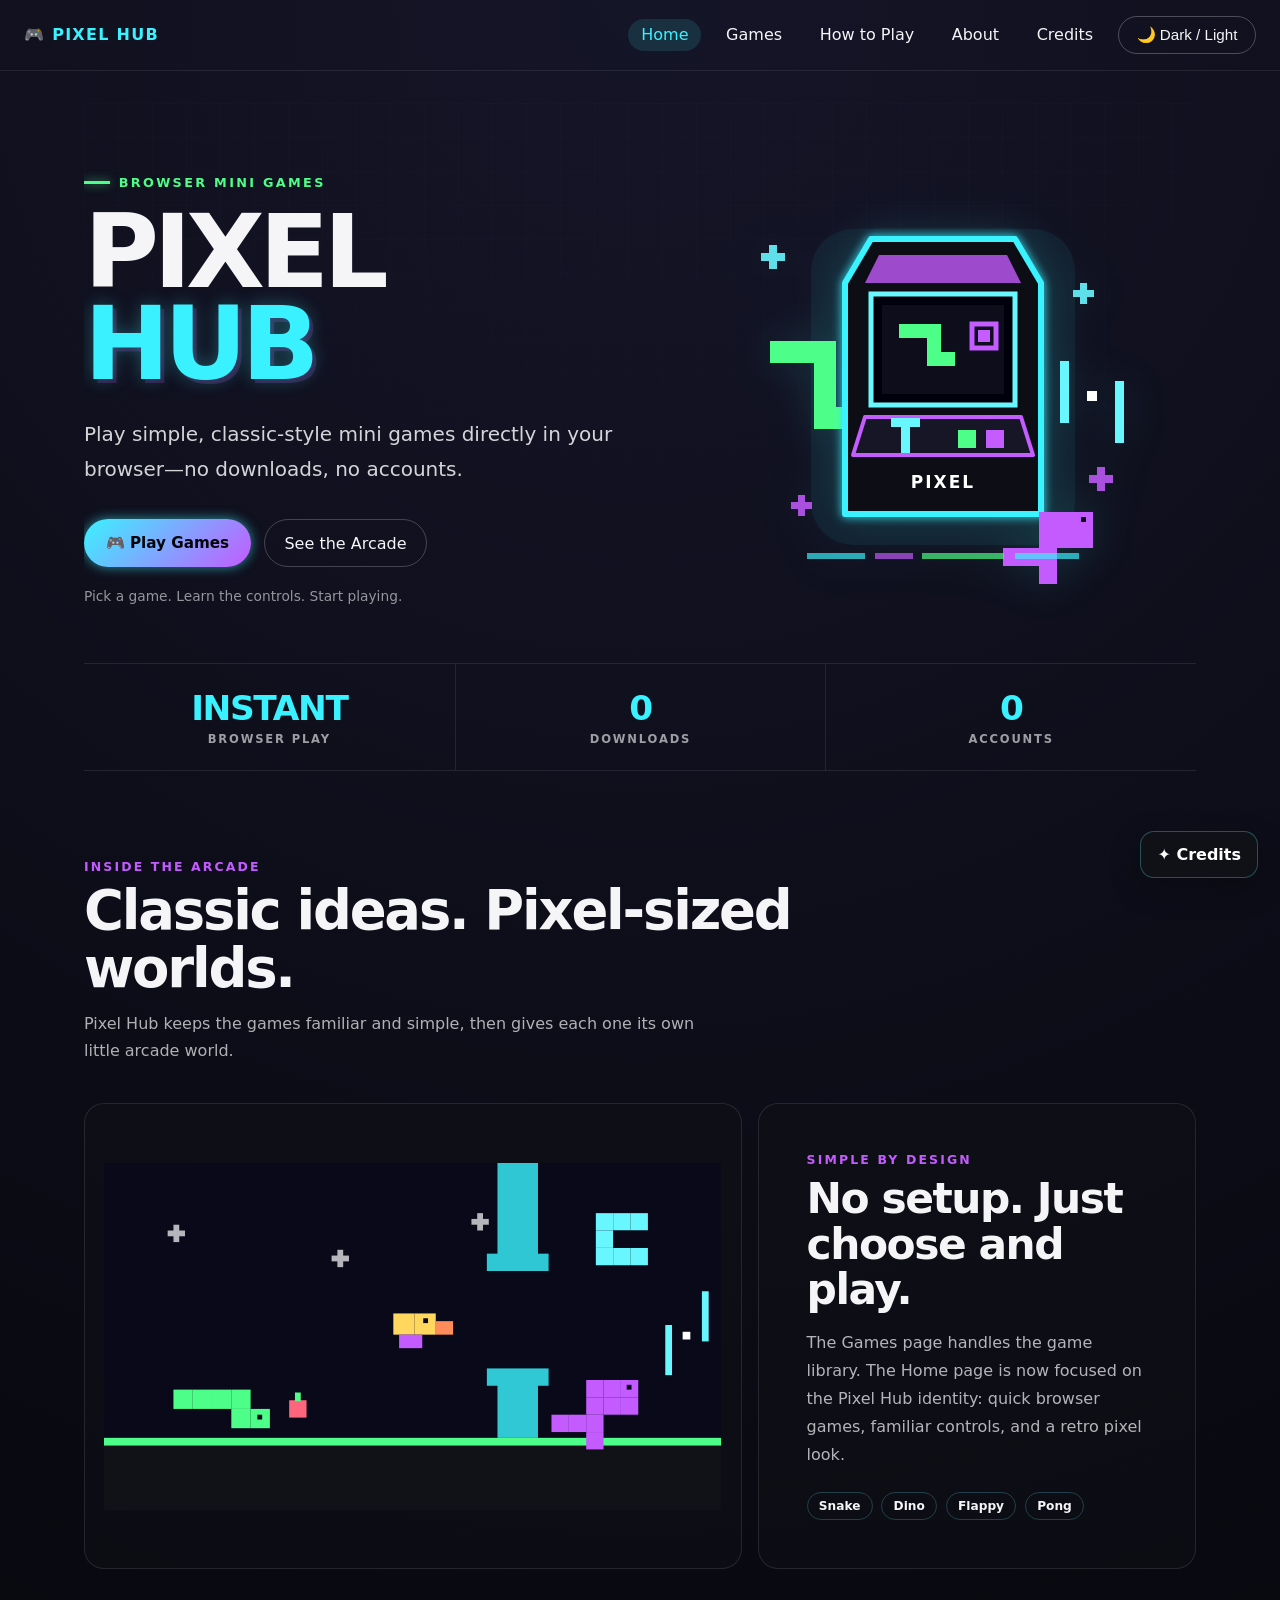
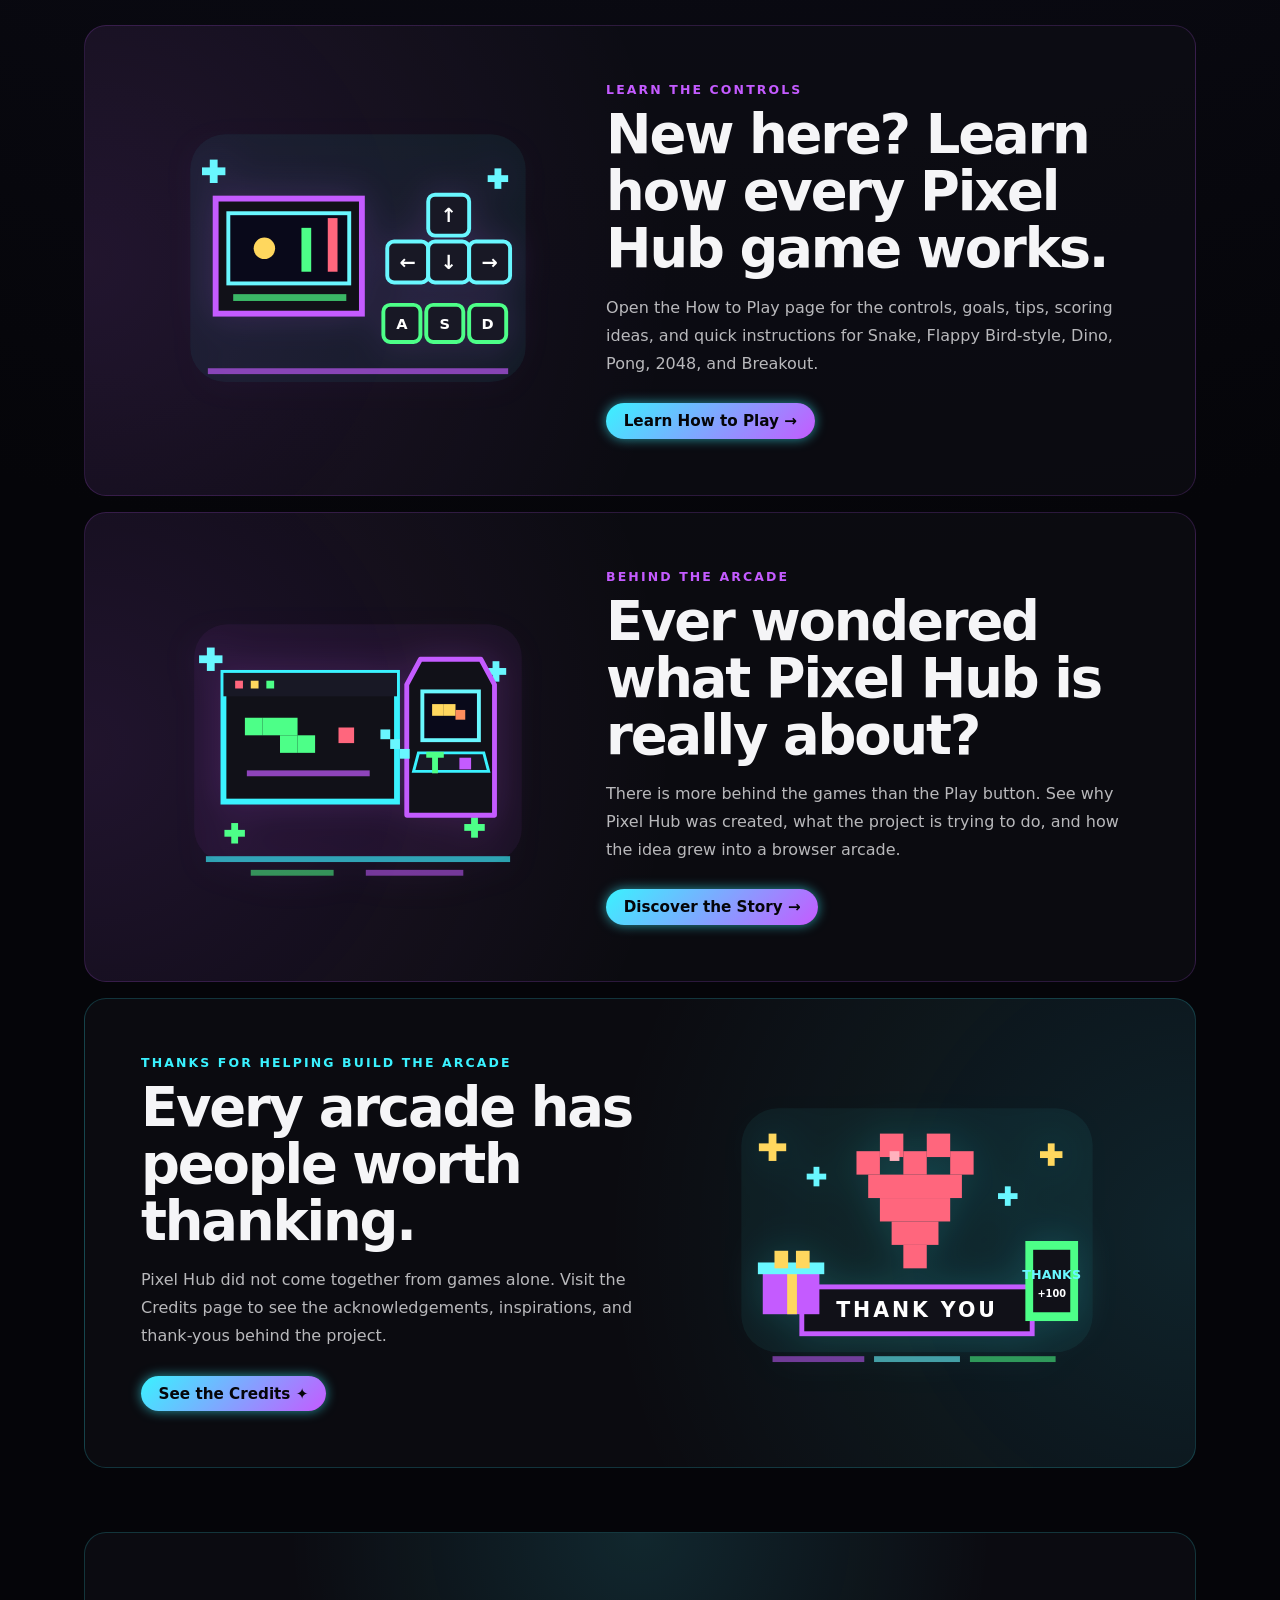
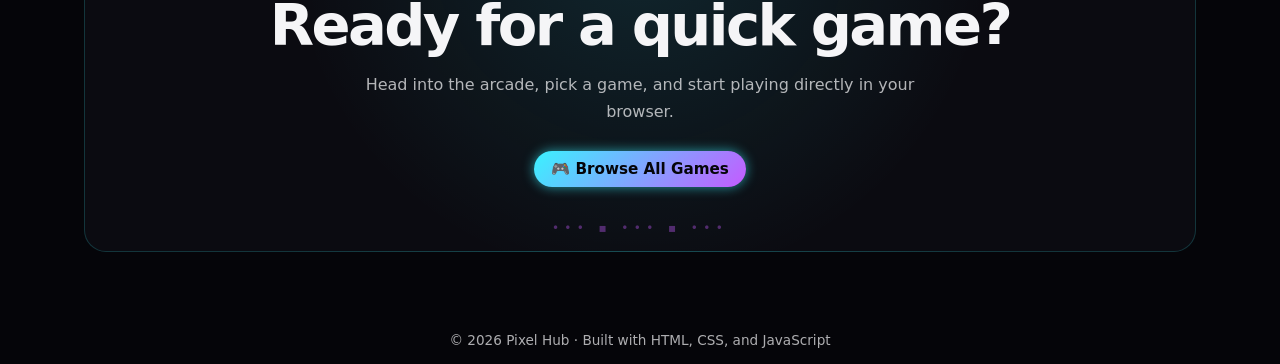
<file: Pixel_Hub/index.html>
<!DOCTYPE html>
<html lang="en">
<head>
  <meta charset="UTF-8">
  <title>Pixel Hub - Home</title>
  <meta name="viewport" content="width=device-width, initial-scale=1.0">
  <link rel="stylesheet" href="style.css">

  <style>
    /* ========================================
       HOME PAGE ONLY
    ======================================== */

    .home-main {
      width: 100%;
      max-width: 1160px;
      margin: 0 auto;
      padding: 2rem 1.5rem 4rem;
    }


    .home-hero {
      position: relative;
      display: grid;
      grid-template-columns: minmax(0, 1.05fr) minmax(320px, 0.95fr);
      gap: 3rem;
      align-items: center;
      min-height: 560px;
      padding: 4rem 0 3.5rem;
      overflow: hidden;
    }


    .home-hero::before {
      content: "";
      position: absolute;
      inset: 0;
      pointer-events: none;
      opacity: 0.22;
      background-image:
        linear-gradient(
          rgba(105, 247, 255, 0.11) 1px,
          transparent 1px
        ),
        linear-gradient(
          90deg,
          rgba(105, 247, 255, 0.11) 1px,
          transparent 1px
        );
      background-size: 34px 34px;
      mask-image:
        linear-gradient(
          to bottom,
          rgba(0, 0, 0, 0.7),
          transparent 90%
        );
    }


    .hero-copy,
    .hero-art {
      position: relative;
      z-index: 1;
    }


    .hero-kicker {
      display: inline-flex;
      align-items: center;
      gap: 0.55rem;
      margin-bottom: 1rem;
      color: var(--neon-green);
      font-size: 0.8rem;
      font-weight: 800;
      letter-spacing: 0.18em;
      text-transform: uppercase;
    }


    .hero-kicker::before {
      content: "";
      width: 26px;
      height: 3px;
      background: var(--neon-green);
      box-shadow: 0 0 10px rgba(77, 255, 136, 0.65);
    }


    .home-title {
      max-width: 760px;
      margin: 0;
      font-size: clamp(3.2rem, 8vw, 6.7rem);
      line-height: 0.9;
      letter-spacing: -0.055em;
      text-transform: uppercase;
    }


    .home-title .pixel-word {
      display: block;
      color: var(--neon-blue);
      text-shadow:
        0 0 18px rgba(58, 242, 255, 0.3),
        4px 4px 0 rgba(196, 91, 255, 0.18);
    }


    .hero-description {
      max-width: 650px;
      margin: 1.7rem 0 0;
      font-size: clamp(1.05rem, 2vw, 1.25rem);
      line-height: 1.75;
      opacity: 0.86;
    }


    .hero-actions {
      display: flex;
      flex-wrap: wrap;
      gap: 0.85rem;
      margin-top: 2rem;
    }


    .hero-actions a {
      text-decoration: none;
    }


    .hero-play {
      display: inline-flex;
      align-items: center;
      gap: 0.65rem;
      min-height: 48px;
      padding-inline: 1.35rem;
      font-weight: 800;
    }


    .hero-secondary {
      display: inline-flex;
      align-items: center;
      min-height: 48px;
      padding: 0.7rem 1.2rem;
      border: 1px solid rgba(255, 255, 255, 0.22);
      border-radius: 999px;
      color: inherit;
      text-decoration: none;
      transition:
        border-color 0.2s,
        background 0.2s,
        transform 0.2s;
    }


    .hero-secondary:hover {
      border-color: var(--neon-blue);
      background: rgba(58, 242, 255, 0.08);
      transform: translateY(-1px);
    }


    .hero-note {
      margin-top: 1.3rem;
      font-size: 0.86rem;
      opacity: 0.58;
    }


    /* ========================================
       PIXEL HUB ART
    ======================================== */

    .hero-art {
      display: flex;
      justify-content: center;
      align-items: center;
      min-height: 440px;
    }


    .pixel-scene {
      width: min(100%, 440px);
      aspect-ratio: 1 / 1;
      display: block;
      filter:
        drop-shadow(
          0 0 22px
          rgba(58, 242, 255, 0.16)
        );
      image-rendering: pixelated;
    }


    .pixel-scene .float-left {
      animation: pixel-float-left 3.8s ease-in-out infinite;
    }


    .pixel-scene .float-right {
      animation: pixel-float-right 4.4s ease-in-out infinite;
    }


    @keyframes pixel-float-left {
      0%, 100% {
        transform: translateY(0);
      }

      50% {
        transform: translateY(-7px);
      }
    }


    @keyframes pixel-float-right {
      0%, 100% {
        transform: translateY(0);
      }

      50% {
        transform: translateY(8px);
      }
    }


    /* ========================================
       IDENTITY STRIP
    ======================================== */

    .arcade-strip {
      display: grid;
      grid-template-columns: repeat(3, 1fr);
      border-top: 1px solid rgba(255, 255, 255, 0.09);
      border-bottom: 1px solid rgba(255, 255, 255, 0.09);
    }


    .arcade-strip-item {
      padding: 1.5rem 1.25rem;
      text-align: center;
    }


    .arcade-strip-item + .arcade-strip-item {
      border-left: 1px solid rgba(255, 255, 255, 0.09);
    }


    .arcade-strip-value {
      display: block;
      color: var(--neon-blue);
      font-size: clamp(1.55rem, 3vw, 2.15rem);
      font-weight: 900;
      letter-spacing: -0.04em;
    }


    .arcade-strip-label {
      display: block;
      margin-top: 0.25rem;
      font-size: 0.72rem;
      font-weight: 800;
      letter-spacing: 0.16em;
      text-transform: uppercase;
      opacity: 0.62;
    }


    /* ========================================
       PIXEL WORLDS
    ======================================== */

    .pixel-worlds {
      padding: 5.5rem 0 2.5rem;
    }


    .section-heading {
      max-width: 720px;
      margin-bottom: 2.4rem;
    }


    .section-eyebrow {
      margin-bottom: 0.55rem;
      color: var(--neon-purple);
      font-size: 0.78rem;
      font-weight: 800;
      letter-spacing: 0.17em;
      text-transform: uppercase;
    }


    .section-heading h2 {
      margin: 0;
      font-size: clamp(2rem, 5vw, 3.4rem);
      line-height: 1.05;
      letter-spacing: -0.04em;
    }


    .section-heading p {
      margin-top: 0.85rem;
      max-width: 650px;
      line-height: 1.7;
      opacity: 0.7;
    }


    .world-showcase {
      display: grid;
      grid-template-columns: 1.2fr 0.8fr;
      gap: 1rem;
    }


    .world-art-panel,
    .world-copy-panel {
      border: 1px solid rgba(255, 255, 255, 0.1);
      background: rgba(17, 17, 24, 0.58);
      border-radius: 20px;
    }


    .world-art-panel {
      min-height: 380px;
      display: flex;
      align-items: center;
      justify-content: center;
      padding: 1.2rem;
      overflow: hidden;
    }


    .world-art {
      width: 100%;
      max-width: 620px;
      height: auto;
      image-rendering: pixelated;
    }


    .world-copy-panel {
      display: flex;
      flex-direction: column;
      justify-content: center;
      padding: clamp(1.7rem, 4vw, 3rem);
    }


    .world-copy-panel h3 {
      margin: 0;
      font-size: clamp(1.7rem, 4vw, 2.65rem);
      line-height: 1.08;
      letter-spacing: -0.035em;
    }


    .world-copy-panel p {
      margin-top: 1rem;
      line-height: 1.75;
      opacity: 0.72;
    }


    .world-copy-panel .mini-tags {
      display: flex;
      flex-wrap: wrap;
      gap: 0.55rem;
      margin-top: 1.4rem;
    }


    .mini-tag {
      padding: 0.4rem 0.7rem;
      border: 1px solid rgba(105, 247, 255, 0.22);
      border-radius: 999px;
      color: var(--aqua-text);
      font-size: 0.76rem;
      font-weight: 700;
    }



    /* ========================================
       ABOUT PREVIEW
    ======================================== */

    .about-preview {
      display: grid;
      grid-template-columns: 0.9fr 1.1fr;
      gap: 1rem;
      align-items: center;
      margin-top: 1rem;
      padding: clamp(1.5rem, 4vw, 3rem);
      border: 1px solid rgba(196, 91, 255, 0.18);
      border-radius: 22px;
      background:
        radial-gradient(
          circle at left,
          rgba(196, 91, 255, 0.12),
          transparent 52%
        ),
        rgba(17, 17, 24, 0.58);
      overflow: hidden;
    }


    .about-preview-art {
      display: flex;
      align-items: center;
      justify-content: center;
      min-height: 310px;
    }


    .about-pixel-art {
      width: min(100%, 390px);
      height: auto;
      display: block;
      image-rendering: pixelated;
      filter:
        drop-shadow(
          0 0 18px
          rgba(196, 91, 255, 0.18)
        );
    }


    .about-preview-copy {
      padding: 0.5rem;
    }


    .about-preview-copy h2 {
      margin: 0;
      max-width: 620px;
      font-size: clamp(2rem, 5vw, 3.4rem);
      line-height: 1.05;
      letter-spacing: -0.04em;
    }


    .about-preview-copy p {
      max-width: 610px;
      margin: 1rem 0 1.6rem;
      line-height: 1.75;
      opacity: 0.74;
    }


    .about-button {
      display: inline-flex;
      align-items: center;
      gap: 0.55rem;
      text-decoration: none;
      font-weight: 800;
    }


    /* ========================================
       CREDITS PREVIEW
    ======================================== */

    .credits-preview {
      display: grid;
      grid-template-columns: 1.08fr 0.92fr;
      gap: 1rem;
      align-items: center;
      margin-top: 1rem;
      padding: clamp(1.5rem, 4vw, 3rem);
      border: 1px solid rgba(58, 242, 255, 0.18);
      border-radius: 22px;
      background:
        radial-gradient(
          circle at right,
          rgba(58, 242, 255, 0.11),
          transparent 52%
        ),
        rgba(17, 17, 24, 0.58);
      overflow: hidden;
    }

    .credits-preview-copy {
      padding: 0.5rem;
    }

    .credits-preview-copy h2 {
      margin: 0;
      max-width: 640px;
      font-size: clamp(2rem, 5vw, 3.4rem);
      line-height: 1.05;
      letter-spacing: -0.04em;
    }

    .credits-preview-copy p {
      max-width: 610px;
      margin: 1rem 0 1.6rem;
      line-height: 1.75;
      opacity: 0.74;
    }

    .credits-eyebrow {
      color: var(--neon-blue);
    }

    .credits-button {
      display: inline-flex;
      align-items: center;
      gap: 0.55rem;
      text-decoration: none;
      font-weight: 800;
    }

    .credits-preview-art {
      display: flex;
      align-items: center;
      justify-content: center;
      min-height: 310px;
    }

    .credits-pixel-art {
      width: min(100%, 410px);
      height: auto;
      display: block;
      image-rendering: pixelated;
      filter:
        drop-shadow(
          0 0 18px
          rgba(58, 242, 255, 0.16)
        );
    }

    /* ========================================
       FINAL CTA
    ======================================== */

    .home-cta {
      position: relative;
      margin-top: 4rem;
      padding: clamp(2.2rem, 6vw, 4rem);
      overflow: hidden;
      text-align: center;
      border: 1px solid rgba(58, 242, 255, 0.18);
      border-radius: 22px;
      background:
        radial-gradient(
          circle at top,
          rgba(58, 242, 255, 0.12),
          transparent 55%
        ),
        rgba(17, 17, 24, 0.62);
    }


    .home-cta::after {
      content: "•••  ▪  •••  ▪  •••";
      position: absolute;
      left: 50%;
      bottom: 1rem;
      transform: translateX(-50%);
      color: var(--neon-purple);
      font-size: 0.75rem;
      letter-spacing: 0.45em;
      opacity: 0.38;
      white-space: nowrap;
    }


    .home-cta h2 {
      margin: 0;
      font-size: clamp(2rem, 5vw, 3.6rem);
      line-height: 1;
      letter-spacing: -0.045em;
    }


    .home-cta p {
      max-width: 590px;
      margin: 1rem auto 1.6rem;
      line-height: 1.7;
      opacity: 0.72;
    }


    .home-cta a {
      display: inline-flex;
      align-items: center;
      gap: 0.55rem;
      text-decoration: none;
      font-weight: 800;
    }


    /* ========================================
       LIGHT THEME HOME OVERRIDES
    ======================================== */

    body.theme-light .home-hero::before {
      opacity: 0.13;
    }


    body.theme-light .hero-secondary {
      border-color: rgba(17, 17, 24, 0.18);
    }


    body.theme-light .arcade-strip {
      border-color: rgba(17, 17, 24, 0.1);
    }


    body.theme-light .arcade-strip-item + .arcade-strip-item {
      border-color: rgba(17, 17, 24, 0.1);
    }


    body.theme-light .world-art-panel,
    body.theme-light .world-copy-panel,
    body.theme-light .about-preview,
    body.theme-light .credits-preview,
    body.theme-light .home-cta {
      background: rgba(255, 255, 255, 0.75);
      border-color: rgba(17, 17, 24, 0.1);
    }


    /* ========================================
       RESPONSIVE
    ======================================== */

    @media (max-width: 820px) {
      .home-hero {
        grid-template-columns: 1fr;
        gap: 1.4rem;
        padding-top: 2.6rem;
      }


      .hero-art {
        min-height: 340px;
      }


      .pixel-scene {
        max-width: 370px;
      }


      .world-showcase {
        grid-template-columns: 1fr;
      }


      .about-preview {
        grid-template-columns: 1fr;
      }


      .about-preview-art {
        min-height: 260px;
      }

      .credits-preview {
        grid-template-columns: 1fr;
      }

      .credits-preview-art {
        min-height: 260px;
        order: 1;
      }

      .credits-preview-copy {
        order: 2;
      }
    }


    @media (max-width: 620px) {
      .home-main {
        padding-inline: 1rem;
      }


      .home-hero {
        min-height: auto;
      }


      .home-title {
        font-size: clamp(3rem, 17vw, 4.7rem);
      }


      .arcade-strip {
        grid-template-columns: 1fr;
      }


      .arcade-strip-item + .arcade-strip-item {
        border-left: 0;
        border-top: 1px solid rgba(255, 255, 255, 0.09);
      }


      .world-art-panel {
        min-height: 280px;
      }
    }


    @media (prefers-reduced-motion: reduce) {
      .pixel-scene .float-left,
      .pixel-scene .float-right {
        animation: none;
      }
    }


    /* ========================================
       BOTTOM-RIGHT CREDITS NAV BUTTON
    ======================================== */

    .credits-nav-float {
      position: fixed;
      right: 22px;
      bottom: 22px;
      z-index: 1000;
      display: inline-flex;
      align-items: center;
      gap: 0.5rem;
      padding: 0.8rem 1rem;
      border: 1px solid rgba(105, 247, 255, 0.28);
      border-radius: 14px;
      background: rgba(17, 17, 24, 0.9);
      color: #ffffff;
      text-decoration: none;
      font-weight: 800;
      box-shadow: 0 10px 30px rgba(0, 0, 0, 0.28);
      backdrop-filter: blur(10px);
      transition: transform 0.18s ease, border-color 0.18s ease;
    }

    .credits-nav-float:hover,
    .credits-nav-float:focus-visible {
      transform: translateY(-3px);
      border-color: rgba(105, 247, 255, 0.72);
      outline: none;
    }

    body.theme-light .credits-nav-float {
      background: rgba(255, 255, 255, 0.92);
      color: #111118;
      border-color: rgba(17, 17, 24, 0.14);
    }

    @media (max-width: 640px) {
      .credits-nav-float {
        right: 14px;
        bottom: 14px;
        padding: 0.7rem 0.85rem;
        font-size: 0.92rem;
      }
    }

  </style>
</head>

<body class="theme-dark">

  <header class="site-header">
    <div class="logo">🎮 Pixel Hub</div>

    <nav class="nav">
      <a href="index.html" class="active">Home</a>
      <a href="games.html">Games</a>
      <a href="how-to-play.html">How to Play</a>
      <a href="about.html">About</a>
      <a href="credits.html">Credits</a>

      <button
        id="theme-toggle"
        class="btn-outline"
        type="button"
      >
        🌙 Dark / Light
      </button>
    </nav>
  </header>


  <main class="home-main">

    <!-- =====================================
         HERO
    ====================================== -->

    <section class="home-hero">

      <div class="hero-copy">

        <div class="hero-kicker">
          Browser Mini Games
        </div>

        <h1 class="home-title">
          Pixel
          <span class="pixel-word">
            Hub
          </span>
        </h1>

        <p class="hero-description">
          Play simple, classic-style mini games directly in your browser—no downloads, no accounts.
        </p>

        <div class="hero-actions">

          <a
            href="games.html"
            class="btn-primary hero-play"
          >
            🎮 Play Games
          </a>

          <a
            href="#pixel-worlds"
            class="hero-secondary"
          >
            See the Arcade
          </a>

        </div>

        <p class="hero-note">
          Pick a game. Learn the controls. Start playing.
        </p>

      </div>


      <div
        class="hero-art"
        aria-label="Pixel art arcade machine surrounded by classic game symbols"
      >

        <svg
          class="pixel-scene"
          viewBox="0 0 440 440"
          role="img"
          aria-labelledby="arcade-art-title arcade-art-desc"
        >
          <title id="arcade-art-title">
            Pixel Hub machine
          </title>

          <desc id="arcade-art-desc">
            A pixel-style arcade machine with a snake, dinosaur, Pong paddles, stars, and game symbols.
          </desc>

          <defs>
            <filter id="softGlow">
              <feGaussianBlur
                stdDeviation="5"
                result="blur"
              />
              <feMerge>
                <feMergeNode in="blur"/>
                <feMergeNode in="SourceGraphic"/>
              </feMerge>
            </filter>
          </defs>


          <!-- Back glow -->

          <rect
            x="88"
            y="62"
            width="264"
            height="316"
            rx="42"
            fill="#3af2ff"
            opacity="0.06"
          />


          <!-- Stars -->

          <g
            fill="#69f7ff"
            opacity="0.9"
            class="float-left"
          >
            <rect x="46" y="78" width="8" height="24"/>
            <rect x="38" y="86" width="24" height="8"/>

            <rect x="357" y="116" width="7" height="21"/>
            <rect x="350" y="123" width="21" height="7"/>
          </g>


          <g
            fill="#c45bff"
            opacity="0.86"
            class="float-right"
          >
            <rect x="75" y="328" width="7" height="21"/>
            <rect x="68" y="335" width="21" height="7"/>

            <rect x="374" y="300" width="8" height="24"/>
            <rect x="366" y="308" width="24" height="8"/>
          </g>


          <!-- Snake -->

          <g
            class="float-left"
            transform="translate(47 174)"
          >
            <rect x="0" y="0" width="22" height="22" fill="#4dff88"/>
            <rect x="22" y="0" width="22" height="22" fill="#4dff88"/>
            <rect x="44" y="0" width="22" height="22" fill="#4dff88"/>
            <rect x="44" y="22" width="22" height="22" fill="#4dff88"/>
            <rect x="44" y="44" width="22" height="22" fill="#4dff88"/>
            <rect x="44" y="66" width="22" height="22" fill="#4dff88"/>
            <rect x="66" y="66" width="22" height="22" fill="#4dff88"/>
            <rect x="73" y="72" width="5" height="5" fill="#050509"/>
          </g>


          <!-- Arcade machine body -->

          <g filter="url(#softGlow)">

            <path
              d="
                M148 72
                H292
                L318 116
                V347
                H122
                V116
                Z
              "
              fill="#111118"
              stroke="#3af2ff"
              stroke-width="6"
              stroke-linejoin="round"
            />

            <path
              d="
                M156 88
                H284
                L298 116
                H142
                Z
              "
              fill="#c45bff"
              opacity="0.78"
            />

            <rect
              x="148"
              y="127"
              width="144"
              height="111"
              fill="#050509"
              stroke="#69f7ff"
              stroke-width="5"
            />

            <rect
              x="159"
              y="138"
              width="122"
              height="89"
              fill="#09091a"
            />


            <!-- Screen pixels -->

            <rect x="176" y="157" width="14" height="14" fill="#4dff88"/>
            <rect x="190" y="157" width="14" height="14" fill="#4dff88"/>
            <rect x="204" y="157" width="14" height="14" fill="#4dff88"/>
            <rect x="204" y="171" width="14" height="14" fill="#4dff88"/>
            <rect x="204" y="185" width="14" height="14" fill="#4dff88"/>
            <rect x="218" y="185" width="14" height="14" fill="#4dff88"/>

            <rect x="255" y="163" width="12" height="12" fill="#c45bff"/>
            <rect x="249" y="157" width="24" height="24" fill="none" stroke="#c45bff" stroke-width="5"/>


            <!-- Control deck -->

            <path
              d="
                M142 250
                H298
                L310 288
                H130
                Z
              "
              fill="#181825"
              stroke="#c45bff"
              stroke-width="4"
              stroke-linejoin="round"
            />

            <rect
              x="178"
              y="258"
              width="9"
              height="28"
              fill="#69f7ff"
            />

            <rect
              x="168"
              y="251"
              width="29"
              height="9"
              fill="#69f7ff"
            />

            <rect
              x="235"
              y="263"
              width="18"
              height="18"
              fill="#4dff88"
            />

            <rect
              x="263"
              y="263"
              width="18"
              height="18"
              fill="#c45bff"
            />


            <!-- Lower cabinet -->

            <rect
              x="141"
              y="294"
              width="158"
              height="42"
              fill="#0d0d16"
            />

            <text
              x="220"
              y="321"
              fill="#ffffff"
              font-size="17"
              font-family="system-ui, sans-serif"
              font-weight="800"
              text-anchor="middle"
              letter-spacing="2"
            >
              PIXEL
            </text>

          </g>


          <!-- Pong icon -->

          <g
            class="float-right"
            transform="translate(337 194)"
          >
            <rect x="0" y="0" width="9" height="62" fill="#69f7ff"/>
            <rect x="55" y="20" width="9" height="62" fill="#69f7ff"/>
            <rect x="27" y="30" width="10" height="10" fill="#ffffff"/>
          </g>


          <!-- Dino -->

          <g
            class="float-right"
            fill="#c45bff"
            transform="translate(316 345)"
          >
            <rect x="0" y="0" width="18" height="18"/>
            <rect x="18" y="0" width="18" height="18"/>
            <rect x="36" y="0" width="18" height="18"/>
            <rect x="0" y="18" width="18" height="18"/>
            <rect x="18" y="18" width="18" height="18"/>
            <rect x="0" y="36" width="18" height="18"/>
            <rect x="-18" y="36" width="18" height="18"/>
            <rect x="-36" y="36" width="18" height="18"/>
            <rect x="0" y="54" width="18" height="18"/>
            <rect x="36" y="18" width="18" height="18"/>
            <rect x="42" y="5" width="5" height="5" fill="#09091a"/>
          </g>


          <!-- Ground pixels -->

          <g opacity="0.68">
            <rect x="84" y="386" width="58" height="6" fill="#3af2ff"/>
            <rect x="152" y="386" width="38" height="6" fill="#c45bff"/>
            <rect x="199" y="386" width="82" height="6" fill="#4dff88"/>
            <rect x="292" y="386" width="64" height="6" fill="#3af2ff"/>
          </g>

        </svg>

      </div>

    </section>


    <!-- =====================================
         SIMPLE IDENTITY STRIP
    ====================================== -->

    <section
      class="arcade-strip"
      aria-label="Pixel Hub features"
    >

      <div class="arcade-strip-item">
        <span class="arcade-strip-value">
          INSTANT
        </span>

        <span class="arcade-strip-label">
          Browser Play
        </span>
      </div>


      <div class="arcade-strip-item">
        <span class="arcade-strip-value">
          0
        </span>

        <span class="arcade-strip-label">
          Downloads
        </span>
      </div>


      <div class="arcade-strip-item">
        <span class="arcade-strip-value">
          0
        </span>

        <span class="arcade-strip-label">
          Accounts
        </span>
      </div>

    </section>


    <!-- =====================================
         PIXEL WORLDS
    ====================================== -->

    <section
      class="pixel-worlds"
      id="pixel-worlds"
    >

      <div class="section-heading">

        <div class="section-eyebrow">
          Inside the Arcade
        </div>

        <h2>
          Classic ideas.
          Pixel-sized worlds.
        </h2>

        <p>
          Pixel Hub keeps the games familiar and simple, then gives each one its own little arcade world.
        </p>

      </div>


      <div class="world-showcase">

        <div
          class="world-art-panel"
          aria-label="Pixel art scene inspired by Snake, Dino, Flappy Bird, and Pong"
        >

          <svg
            class="world-art"
            viewBox="0 0 640 360"
            role="img"
            aria-labelledby="world-title world-desc"
          >
            <title id="world-title">
              Pixel game world
            </title>

            <desc id="world-desc">
              A colorful pixel-style landscape containing symbols inspired by the mini games in Pixel Hub.
            </desc>


            <!-- Sky -->

            <rect
              width="640"
              height="360"
              fill="#09091a"
            />


            <!-- Moon -->

            <rect x="510" y="52" width="18" height="18" fill="#69f7ff"/>
            <rect x="528" y="52" width="18" height="18" fill="#69f7ff"/>
            <rect x="546" y="52" width="18" height="18" fill="#69f7ff"/>
            <rect x="510" y="70" width="18" height="18" fill="#69f7ff"/>
            <rect x="510" y="88" width="18" height="18" fill="#69f7ff"/>
            <rect x="528" y="88" width="18" height="18" fill="#69f7ff"/>
            <rect x="546" y="88" width="18" height="18" fill="#69f7ff"/>
            <rect x="528" y="70" width="18" height="18" fill="#09091a"/>
            <rect x="546" y="70" width="18" height="18" fill="#09091a"/>


            <!-- Stars -->

            <g fill="#ffffff" opacity="0.7">
              <rect x="72" y="64" width="6" height="18"/>
              <rect x="66" y="70" width="18" height="6"/>

              <rect x="242" y="90" width="6" height="18"/>
              <rect x="236" y="96" width="18" height="6"/>

              <rect x="387" y="52" width="6" height="18"/>
              <rect x="381" y="58" width="18" height="6"/>
            </g>


            <!-- Ground -->

            <rect
              x="0"
              y="285"
              width="640"
              height="75"
              fill="#111118"
            />

            <rect
              x="0"
              y="285"
              width="640"
              height="8"
              fill="#4dff88"
            />


            <!-- Snake -->

            <g transform="translate(72 235)">
              <rect x="0" y="0" width="20" height="20" fill="#4dff88"/>
              <rect x="20" y="0" width="20" height="20" fill="#4dff88"/>
              <rect x="40" y="0" width="20" height="20" fill="#4dff88"/>
              <rect x="60" y="0" width="20" height="20" fill="#4dff88"/>
              <rect x="60" y="20" width="20" height="20" fill="#4dff88"/>
              <rect x="80" y="20" width="20" height="20" fill="#4dff88"/>
              <rect x="87" y="26" width="5" height="5" fill="#09091a"/>

              <rect x="120" y="11" width="18" height="18" fill="#ff667d"/>
              <rect x="126" y="3" width="6" height="9" fill="#4dff88"/>
            </g>


            <!-- Flappy-style bird -->

            <g transform="translate(300 156)">
              <rect x="0" y="0" width="22" height="22" fill="#ffd75e"/>
              <rect x="22" y="0" width="22" height="22" fill="#ffd75e"/>
              <rect x="44" y="8" width="18" height="14" fill="#ff8d5c"/>
              <rect x="6" y="22" width="24" height="14" fill="#c45bff"/>
              <rect x="31" y="5" width="5" height="5" fill="#09091a"/>
            </g>


            <!-- Pipes -->

            <g fill="#3af2ff" opacity="0.82">
              <rect x="408" y="0" width="42" height="105"/>
              <rect x="397" y="94" width="64" height="18"/>

              <rect x="408" y="224" width="42" height="61"/>
              <rect x="397" y="213" width="64" height="18"/>
            </g>


            <!-- Dino -->

            <g
              fill="#c45bff"
              transform="translate(500 225)"
            >
              <rect x="0" y="0" width="18" height="18"/>
              <rect x="18" y="0" width="18" height="18"/>
              <rect x="36" y="0" width="18" height="18"/>
              <rect x="0" y="18" width="18" height="18"/>
              <rect x="18" y="18" width="18" height="18"/>
              <rect x="0" y="36" width="18" height="18"/>
              <rect x="-18" y="36" width="18" height="18"/>
              <rect x="-36" y="36" width="18" height="18"/>
              <rect x="0" y="54" width="18" height="18"/>
              <rect x="36" y="18" width="18" height="18"/>
              <rect x="42" y="5" width="5" height="5" fill="#09091a"/>
            </g>


            <!-- Pong hidden in scenery -->

            <g fill="#69f7ff">
              <rect x="582" y="168" width="7" height="52"/>
              <rect x="620" y="133" width="7" height="52"/>
              <rect x="600" y="175" width="8" height="8" fill="#ffffff"/>
            </g>

          </svg>

        </div>


        <div class="world-copy-panel">

          <div class="section-eyebrow">
            Simple by Design
          </div>

          <h3>
            No setup.
            Just choose and play.
          </h3>

          <p>
            The Games page handles the game library. The Home page is now focused on the Pixel Hub identity: quick browser games, familiar controls, and a retro pixel look.
          </p>

          <div class="mini-tags">
            <span class="mini-tag">Snake</span>
            <span class="mini-tag">Dino</span>
            <span class="mini-tag">Flappy</span>
            <span class="mini-tag">Pong</span>
          </div>

        </div>

      </div>

    </section>


    <!-- =====================================
         HOW TO PLAY PREVIEW
    ====================================== -->

    <section
      class="about-preview"
      aria-labelledby="how-to-preview-title"
    >

      <div
        class="about-preview-art"
        aria-label="Pixel art controls showing arrow keys, WASD keys, and an arcade screen"
      >

        <svg
          class="about-pixel-art"
          viewBox="0 0 400 320"
          role="img"
          aria-labelledby="how-to-art-title how-to-art-desc"
        >

          <title id="how-to-art-title">
            Pixel Hub controls artwork
          </title>

          <desc id="how-to-art-desc">
            Pixel-style keyboard controls beside a small arcade game screen.
          </desc>

          <rect
            x="28"
            y="30"
            width="344"
            height="254"
            rx="36"
            fill="#3af2ff"
            opacity="0.055"
          />

          <g fill="#69f7ff">
            <rect x="48" y="56" width="8" height="24"/>
            <rect x="40" y="64" width="24" height="8"/>
            <rect x="340" y="65" width="7" height="21"/>
            <rect x="333" y="72" width="21" height="7"/>
          </g>

          <rect
            x="54"
            y="96"
            width="150"
            height="118"
            fill="#111118"
            stroke="#c45bff"
            stroke-width="6"
          />

          <rect
            x="67"
            y="111"
            width="124"
            height="72"
            fill="#09091a"
            stroke="#69f7ff"
            stroke-width="4"
          />

          <circle
            cx="104"
            cy="147"
            r="11"
            fill="#ffd75e"
          />

          <rect
            x="142"
            y="126"
            width="10"
            height="45"
            fill="#4dff88"
          />

          <rect
            x="169"
            y="116"
            width="10"
            height="55"
            fill="#ff667d"
          />

          <rect
            x="72"
            y="194"
            width="116"
            height="7"
            fill="#4dff88"
            opacity="0.7"
          />


          <g transform="translate(230 92)">

            <rect
              x="42"
              y="0"
              width="42"
              height="42"
              rx="7"
              fill="#181825"
              stroke="#69f7ff"
              stroke-width="4"
            />

            <text
              x="63"
              y="28"
              fill="#ffffff"
              font-size="20"
              font-family="system-ui, sans-serif"
              font-weight="900"
              text-anchor="middle"
            >
              ↑
            </text>

            <rect
              x="0"
              y="48"
              width="42"
              height="42"
              rx="7"
              fill="#181825"
              stroke="#69f7ff"
              stroke-width="4"
            />

            <rect
              x="42"
              y="48"
              width="42"
              height="42"
              rx="7"
              fill="#181825"
              stroke="#69f7ff"
              stroke-width="4"
            />

            <rect
              x="84"
              y="48"
              width="42"
              height="42"
              rx="7"
              fill="#181825"
              stroke="#69f7ff"
              stroke-width="4"
            />

            <text
              x="21"
              y="76"
              fill="#ffffff"
              font-size="20"
              font-family="system-ui, sans-serif"
              font-weight="900"
              text-anchor="middle"
            >
              ←
            </text>

            <text
              x="63"
              y="76"
              fill="#ffffff"
              font-size="20"
              font-family="system-ui, sans-serif"
              font-weight="900"
              text-anchor="middle"
            >
              ↓
            </text>

            <text
              x="105"
              y="76"
              fill="#ffffff"
              font-size="20"
              font-family="system-ui, sans-serif"
              font-weight="900"
              text-anchor="middle"
            >
              →
            </text>

          </g>


          <g transform="translate(226 205)">

            <rect
              x="0"
              y="0"
              width="38"
              height="38"
              rx="7"
              fill="#181825"
              stroke="#4dff88"
              stroke-width="4"
            />

            <rect
              x="44"
              y="0"
              width="38"
              height="38"
              rx="7"
              fill="#181825"
              stroke="#4dff88"
              stroke-width="4"
            />

            <rect
              x="88"
              y="0"
              width="38"
              height="38"
              rx="7"
              fill="#181825"
              stroke="#4dff88"
              stroke-width="4"
            />

            <text
              x="19"
              y="25"
              fill="#ffffff"
              font-size="15"
              font-family="system-ui, sans-serif"
              font-weight="900"
              text-anchor="middle"
            >
              A
            </text>

            <text
              x="63"
              y="25"
              fill="#ffffff"
              font-size="15"
              font-family="system-ui, sans-serif"
              font-weight="900"
              text-anchor="middle"
            >
              S
            </text>

            <text
              x="107"
              y="25"
              fill="#ffffff"
              font-size="15"
              font-family="system-ui, sans-serif"
              font-weight="900"
              text-anchor="middle"
            >
              D
            </text>

          </g>

          <rect
            x="46"
            y="270"
            width="308"
            height="6"
            fill="#c45bff"
            opacity="0.65"
          />

        </svg>

      </div>


      <div class="about-preview-copy">

        <div class="section-eyebrow">
          Learn the Controls
        </div>

        <h2 id="how-to-preview-title">
          New here? Learn how every Pixel Hub game works.
        </h2>

        <p>
          Open the How to Play page for the controls, goals, tips, scoring ideas, and quick instructions for Snake, Flappy Bird-style, Dino, Pong, 2048, and Breakout.
        </p>

        <a
          href="how-to-play.html"
          class="btn-primary about-button"
        >
          Learn How to Play →
        </a>

      </div>

    </section>


    <!-- =====================================
         ABOUT PREVIEW
    ====================================== -->

    <section
      class="about-preview"
      aria-labelledby="about-preview-title"
    >

      <div
        class="about-preview-art"
        aria-label="Pixel art scene showing the idea behind Pixel Hub"
      >

        <svg
          class="about-pixel-art"
          viewBox="0 0 400 320"
          role="img"
          aria-labelledby="about-art-title about-art-desc"
        >
          <title id="about-art-title">
            Pixel Hub story artwork
          </title>

          <desc id="about-art-desc">
            Pixel-style artwork showing an arcade cabinet, a computer window, stars, and game symbols.
          </desc>


          <!-- Background glow -->

          <rect
            x="32"
            y="34"
            width="336"
            height="244"
            rx="34"
            fill="#c45bff"
            opacity="0.06"
          />


          <!-- Pixel stars -->

          <g fill="#69f7ff">
            <rect x="45" y="58" width="8" height="24"/>
            <rect x="37" y="66" width="24" height="8"/>

            <rect x="338" y="72" width="7" height="21"/>
            <rect x="331" y="79" width="21" height="7"/>
          </g>


          <g fill="#4dff88">
            <rect x="70" y="238" width="7" height="21"/>
            <rect x="63" y="245" width="21" height="7"/>

            <rect x="316" y="232" width="7" height="21"/>
            <rect x="309" y="239" width="21" height="7"/>
          </g>


          <!-- Browser window -->

          <rect
            x="62"
            y="84"
            width="178"
            height="132"
            fill="#111118"
            stroke="#3af2ff"
            stroke-width="6"
          />

          <rect
            x="62"
            y="84"
            width="178"
            height="24"
            fill="#181825"
          />

          <rect x="74" y="92" width="8" height="8" fill="#ff667d"/>
          <rect x="90" y="92" width="8" height="8" fill="#ffd75e"/>
          <rect x="106" y="92" width="8" height="8" fill="#4dff88"/>


          <!-- Tiny game inside browser -->

          <rect x="84" y="130" width="18" height="18" fill="#4dff88"/>
          <rect x="102" y="130" width="18" height="18" fill="#4dff88"/>
          <rect x="120" y="130" width="18" height="18" fill="#4dff88"/>
          <rect x="120" y="148" width="18" height="18" fill="#4dff88"/>
          <rect x="138" y="148" width="18" height="18" fill="#4dff88"/>

          <rect x="180" y="140" width="16" height="16" fill="#ff667d"/>

          <rect
            x="86"
            y="184"
            width="126"
            height="6"
            fill="#c45bff"
            opacity="0.7"
          />


          <!-- Arcade cabinet -->

          <path
            d="
              M264 70
              H326
              L340 96
              V230
              H250
              V96
              Z
            "
            fill="#111118"
            stroke="#c45bff"
            stroke-width="5"
            stroke-linejoin="round"
          />

          <rect
            x="266"
            y="103"
            width="58"
            height="50"
            fill="#09091a"
            stroke="#69f7ff"
            stroke-width="4"
          />

          <rect x="276" y="116" width="12" height="12" fill="#ffd75e"/>
          <rect x="288" y="116" width="12" height="12" fill="#ffd75e"/>
          <rect x="300" y="122" width="10" height="10" fill="#ff8d5c"/>

          <path
            d="
              M262 166
              H329
              L334 185
              H257
              Z
            "
            fill="#181825"
            stroke="#3af2ff"
            stroke-width="3"
          />

          <rect
            x="276"
            y="169"
            width="6"
            height="18"
            fill="#4dff88"
          />

          <rect
            x="270"
            y="165"
            width="18"
            height="6"
            fill="#4dff88"
          />

          <rect
            x="304"
            y="171"
            width="12"
            height="12"
            fill="#c45bff"
          />


          <!-- Pixel path connecting browser and arcade -->

          <rect
            x="223"
            y="142"
            width="10"
            height="10"
            fill="#69f7ff"
          />

          <rect
            x="233"
            y="152"
            width="10"
            height="10"
            fill="#69f7ff"
          />

          <rect
            x="243"
            y="162"
            width="10"
            height="10"
            fill="#69f7ff"
          />


          <!-- Ground -->

          <rect
            x="44"
            y="272"
            width="312"
            height="6"
            fill="#3af2ff"
            opacity="0.65"
          />

          <rect
            x="90"
            y="286"
            width="85"
            height="6"
            fill="#4dff88"
            opacity="0.55"
          />

          <rect
            x="208"
            y="286"
            width="100"
            height="6"
            fill="#c45bff"
            opacity="0.55"
          />

        </svg>

      </div>


      <div class="about-preview-copy">

        <div class="section-eyebrow">
          Behind the Arcade
        </div>

        <h2 id="about-preview-title">
          Ever wondered what Pixel Hub is really about?
        </h2>

        <p>
          There is more behind the games than the Play button. See why Pixel Hub was created, what the project is trying to do, and how the idea grew into a browser arcade.
        </p>

        <a
          href="about.html"
          class="btn-primary about-button"
        >
          Discover the Story →
        </a>

      </div>

    </section>


    <!-- =====================================
         CREDITS PREVIEW
    ====================================== -->

    <section
      class="credits-preview"
      aria-labelledby="credits-preview-title"
    >

      <div class="credits-preview-copy">

        <div class="section-eyebrow credits-eyebrow">
          Thanks for Helping Build the Arcade
        </div>

        <h2 id="credits-preview-title">
          Every arcade has people worth thanking.
        </h2>

        <p>
          Pixel Hub did not come together from games alone. Visit the Credits page to see the acknowledgements, inspirations, and thank-yous behind the project.
        </p>

        <a
          href="credits.html"
          class="btn-primary credits-button"
        >
          See the Credits ✦
        </a>

      </div>


      <div
        class="credits-preview-art"
        aria-label="Thank-you themed pixel art with a heart, stars, gift, and arcade ticket"
      >

        <svg
          class="credits-pixel-art"
          viewBox="0 0 420 320"
          role="img"
          aria-labelledby="credits-art-title credits-art-desc"
        >

          <title id="credits-art-title">
            Pixel thank-you artwork
          </title>

          <desc id="credits-art-desc">
            A pixel-art thank-you scene with a glowing heart, stars, a gift, an arcade ticket, and the word thanks.
          </desc>

          <rect
            x="30"
            y="32"
            width="360"
            height="250"
            rx="38"
            fill="#3af2ff"
            opacity="0.055"
          />

          <g fill="#ffd75e">
            <rect x="58" y="58" width="8" height="28"/>
            <rect x="48" y="68" width="28" height="8"/>
            <rect x="344" y="68" width="7" height="23"/>
            <rect x="336" y="76" width="23" height="7"/>
            <rect x="320" y="226" width="6" height="20"/>
            <rect x="313" y="233" width="20" height="6"/>
          </g>

          <g fill="#69f7ff">
            <rect x="104" y="92" width="6" height="20"/>
            <rect x="97" y="99" width="20" height="6"/>
            <rect x="300" y="112" width="6" height="20"/>
            <rect x="293" y="119" width="20" height="6"/>
          </g>


          <!-- Heart -->

          <g transform="translate(148 58)">
            <rect x="0" y="18" width="24" height="24" fill="#ff667d"/>
            <rect x="24" y="0" width="24" height="24" fill="#ff667d"/>
            <rect x="48" y="18" width="24" height="24" fill="#ff667d"/>
            <rect x="72" y="0" width="24" height="24" fill="#ff667d"/>
            <rect x="96" y="18" width="24" height="24" fill="#ff667d"/>
            <rect x="12" y="42" width="96" height="24" fill="#ff667d"/>
            <rect x="24" y="66" width="72" height="24" fill="#ff667d"/>
            <rect x="36" y="90" width="48" height="24" fill="#ff667d"/>
            <rect x="48" y="114" width="24" height="24" fill="#ff667d"/>
            <rect x="34" y="18" width="10" height="10" fill="#ffb2bd"/>
          </g>


          <!-- Thank-you sign -->

          <rect
            x="92"
            y="215"
            width="236"
            height="48"
            fill="#111118"
            stroke="#c45bff"
            stroke-width="5"
          />

          <text
            x="210"
            y="246"
            fill="#ffffff"
            font-size="21"
            font-family="system-ui, sans-serif"
            font-weight="900"
            text-anchor="middle"
            letter-spacing="3"
          >
            THANK YOU
          </text>


          <!-- Gift -->

          <g transform="translate(52 178)">
            <rect x="0" y="18" width="58" height="47" fill="#c45bff"/>
            <rect x="25" y="18" width="10" height="47" fill="#ffd75e"/>
            <rect x="-5" y="12" width="68" height="12" fill="#69f7ff"/>
            <rect x="12" y="0" width="14" height="18" fill="#ffd75e"/>
            <rect x="34" y="0" width="14" height="18" fill="#ffd75e"/>
          </g>


          <!-- Arcade ticket -->

          <g transform="translate(321 168)">
            <rect x="0" y="0" width="54" height="82" fill="#4dff88"/>
            <rect x="8" y="9" width="38" height="64" fill="#111118"/>

            <text
              x="27"
              y="39"
              fill="#69f7ff"
              font-size="13"
              font-family="system-ui, sans-serif"
              font-weight="900"
              text-anchor="middle"
            >
              THANKS
            </text>

            <text
              x="27"
              y="57"
              fill="#ffffff"
              font-size="10"
              font-family="system-ui, sans-serif"
              font-weight="800"
              text-anchor="middle"
            >
              +100
            </text>
          </g>

          <rect
            x="62"
            y="286"
            width="94"
            height="6"
            fill="#c45bff"
            opacity="0.55"
          />

          <rect
            x="166"
            y="286"
            width="88"
            height="6"
            fill="#69f7ff"
            opacity="0.6"
          />

          <rect
            x="264"
            y="286"
            width="88"
            height="6"
            fill="#4dff88"
            opacity="0.55"
          />

        </svg>

      </div>

    </section>


    <!-- =====================================
         FINAL CTA
    ====================================== -->

    <section class="home-cta">

      <h2>
        Ready for a quick game?
      </h2>

      <p>
        Head into the arcade, pick a game, and start playing directly in your browser.
      </p>

      <a
        href="games.html"
        class="btn-primary"
      >
        🎮 Browse All Games
      </a>

    </section>

  </main>


  <a
    href="credits.html"
    class="credits-nav-float"
    aria-label="Open the Pixel Hub Credits page"
  >
    ✦ Credits
  </a>


  <footer class="site-footer">
    <p>
      © 2026 Pixel Hub · Built with HTML, CSS, and JavaScript
    </p>
  </footer>


  <script>
    // ========================================
    // Home Page Theme Toggle
    // ========================================

    const themeToggle =
      document.getElementById(
        "theme-toggle"
      );


    function applySavedTheme() {
      const savedTheme =
        localStorage.getItem(
          "pixelArcadeTheme"
        );


      if (
        savedTheme === "light"
      ) {
        document.body.classList.remove(
          "theme-dark"
        );


        document.body.classList.add(
          "theme-light"
        );

      } else {

        document.body.classList.remove(
          "theme-light"
        );


        document.body.classList.add(
          "theme-dark"
        );
      }
    }


    applySavedTheme();


    if (themeToggle) {
      themeToggle.addEventListener(
        "click",
        () => {

          const isLight =
            document.body.classList.contains(
              "theme-light"
            );


          document.body.classList.toggle(
            "theme-light",
            !isLight
          );


          document.body.classList.toggle(
            "theme-dark",
            isLight
          );


          localStorage.setItem(
            "pixelArcadeTheme",
            isLight
              ? "dark"
              : "light"
          );
        }
      );
    }
  </script>

</body>
</html>
</file>
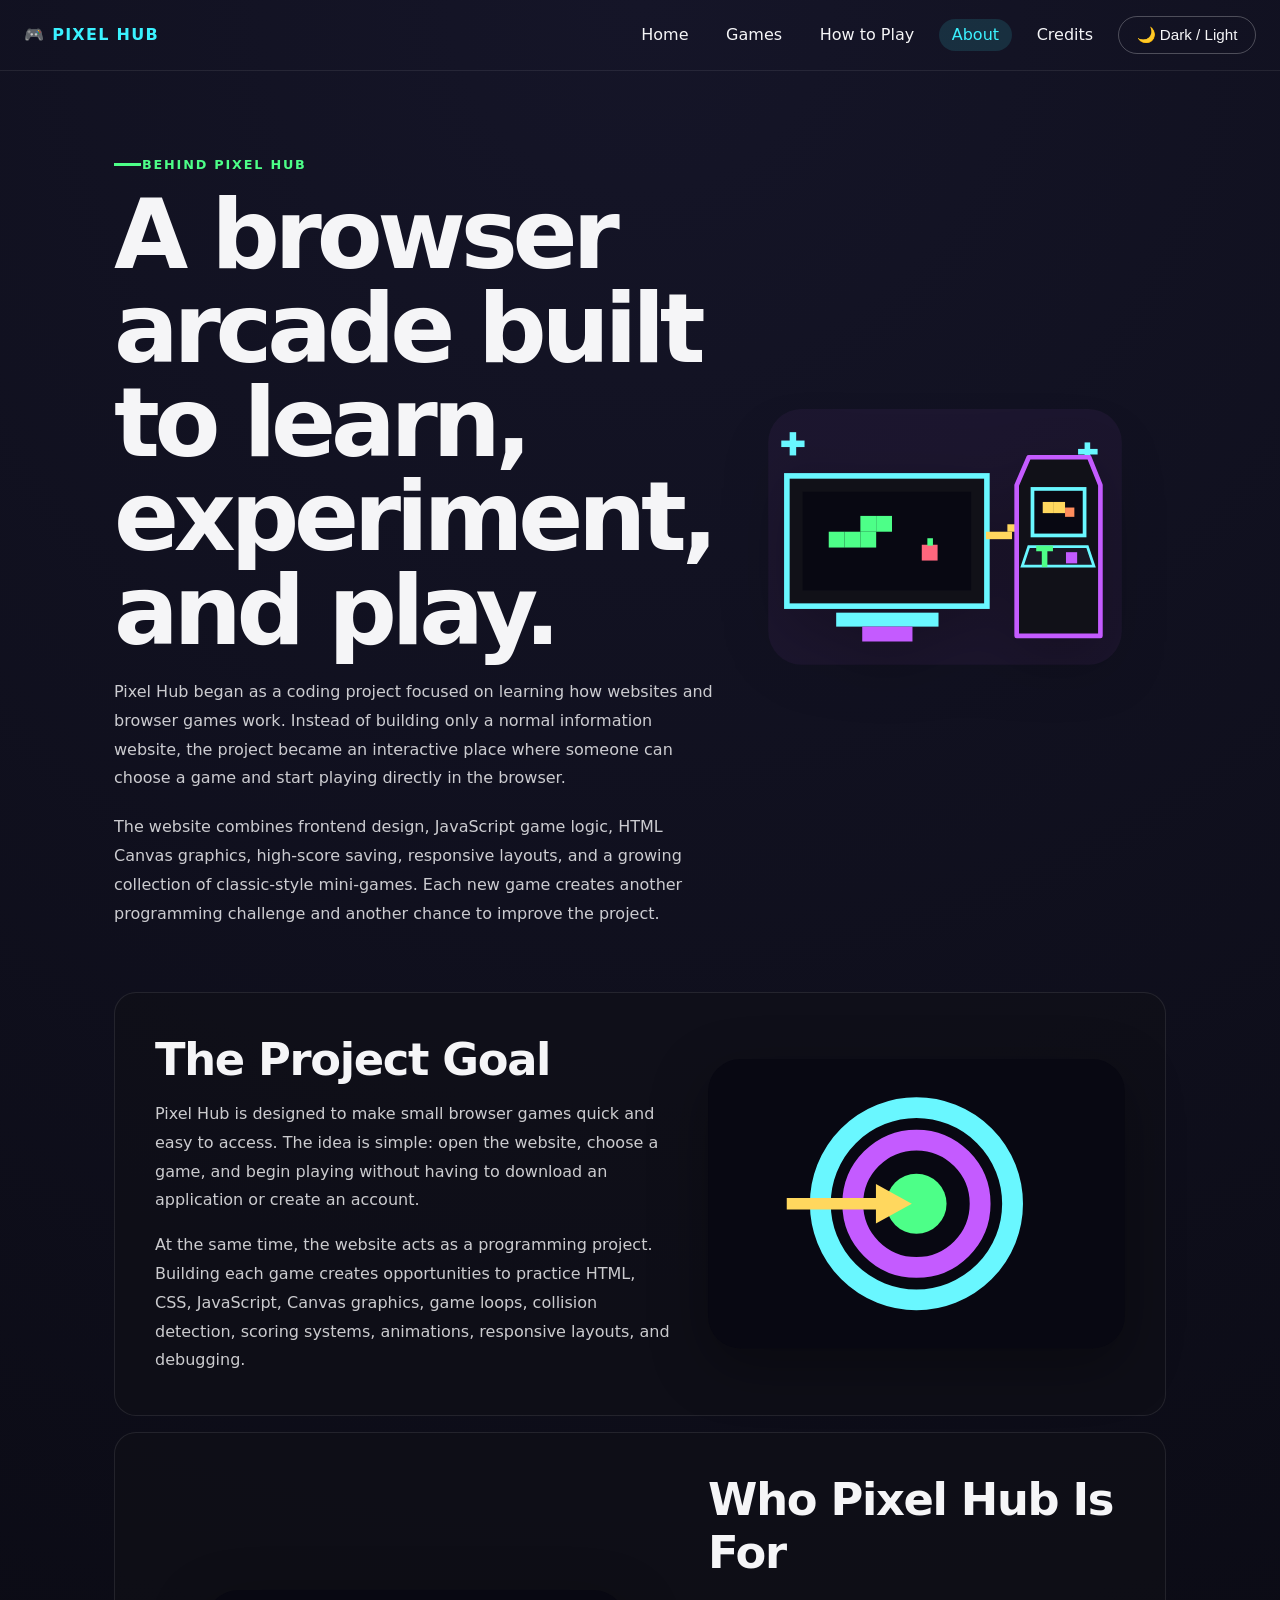
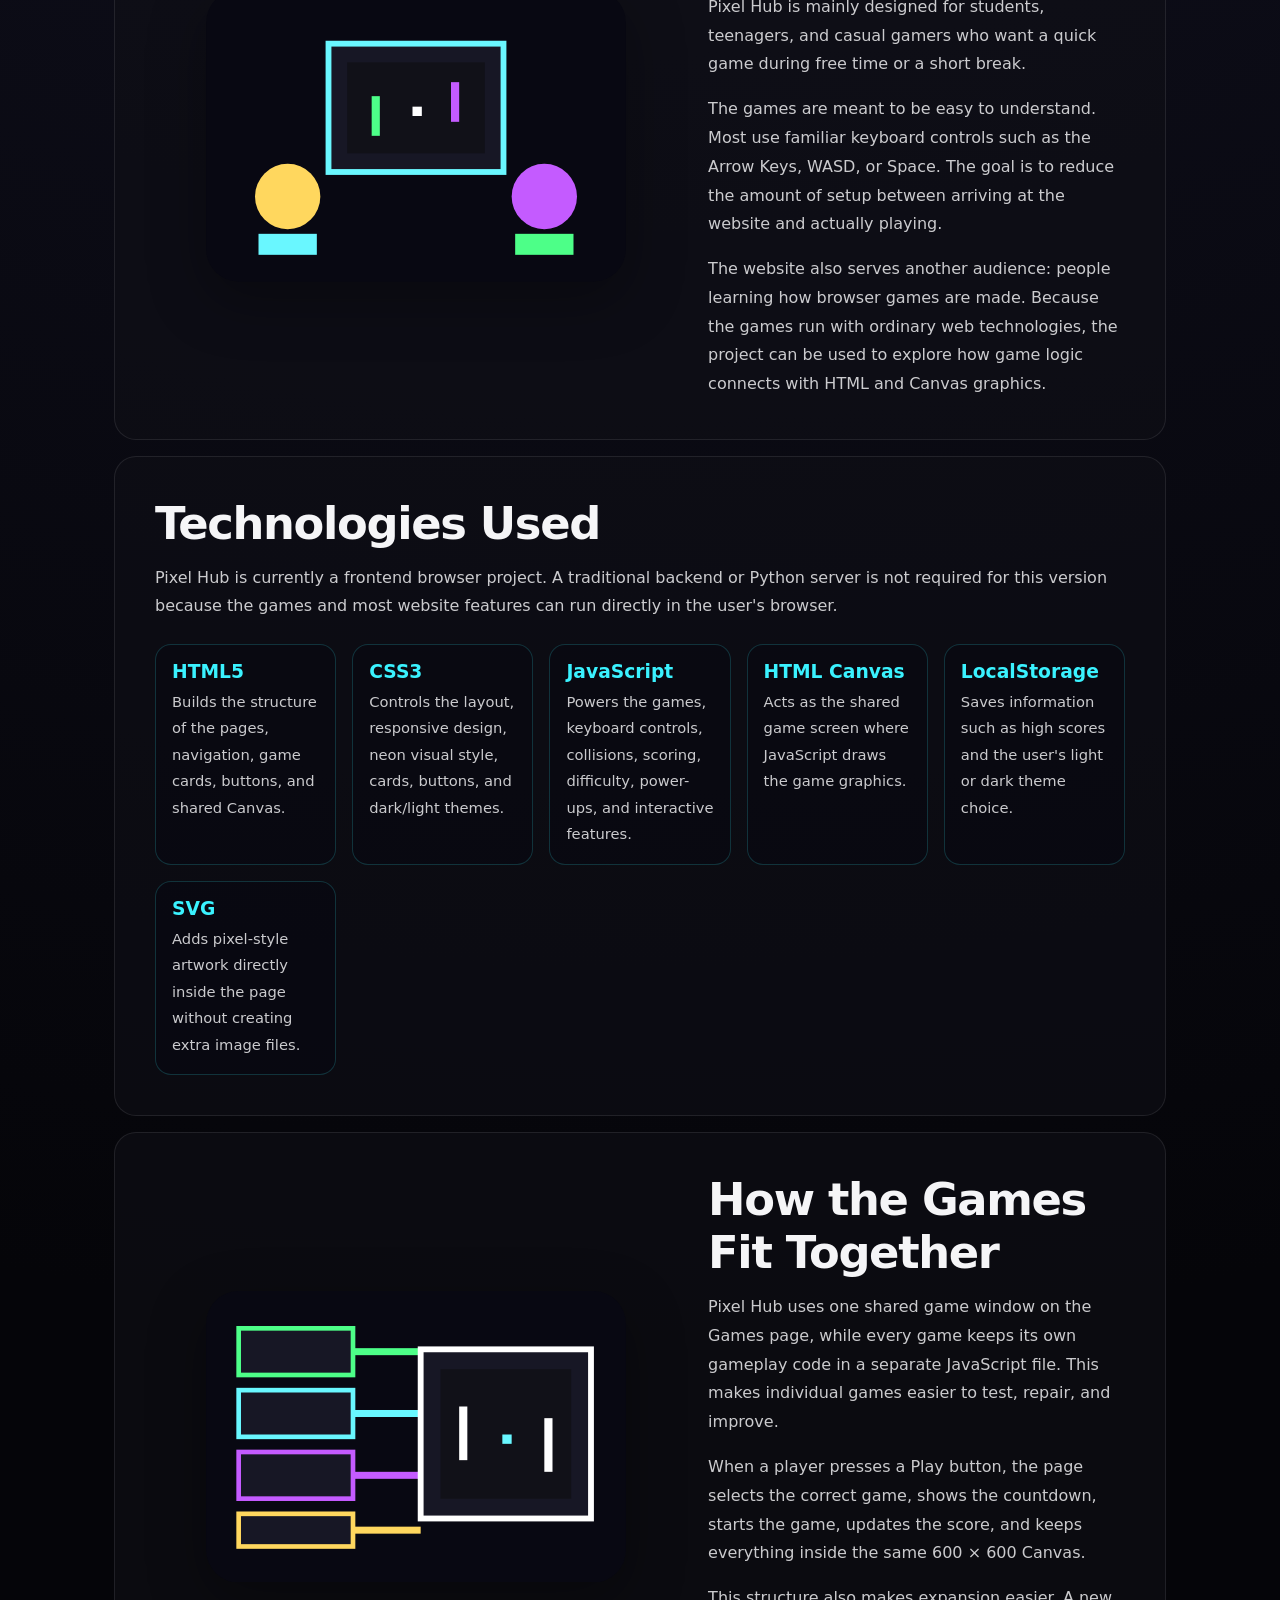
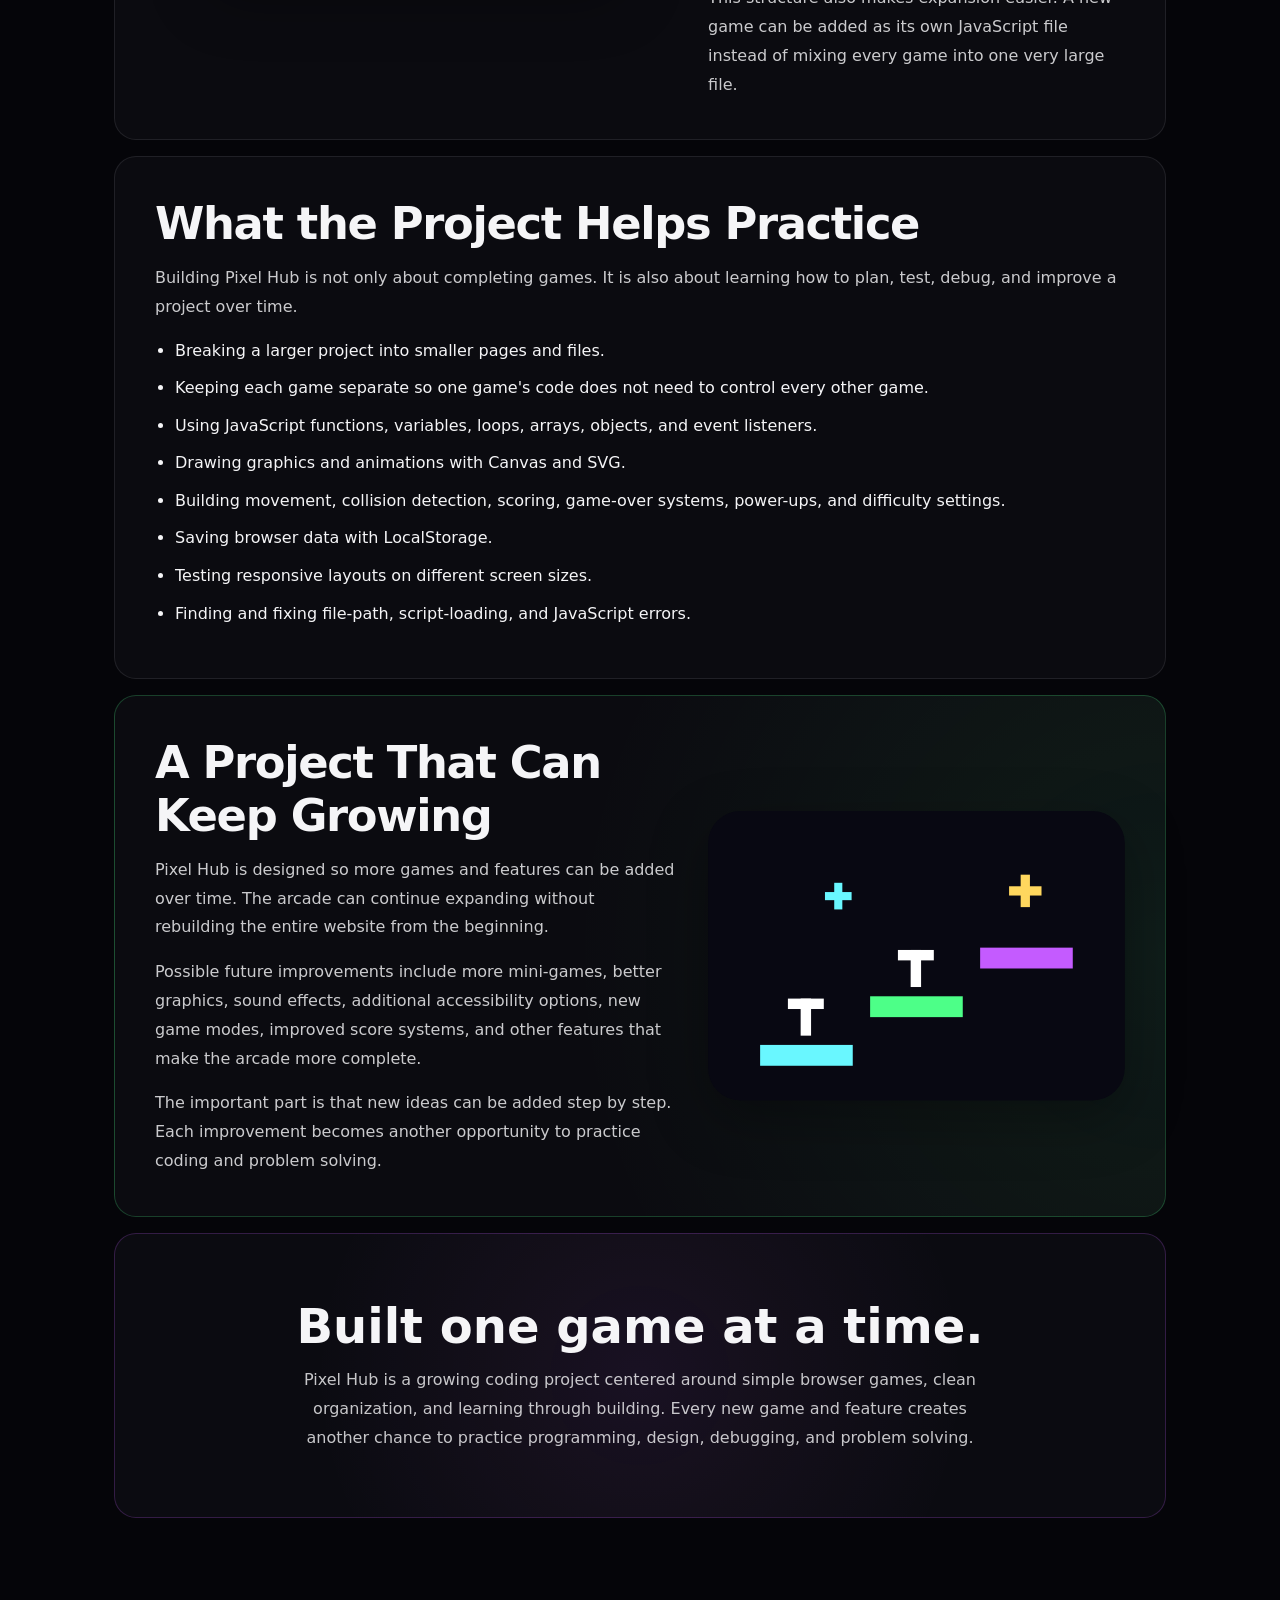
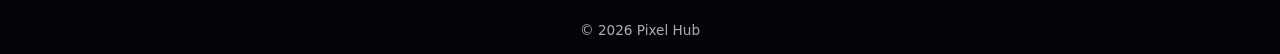
<file: Pixel_Hub/about.html>
<!DOCTYPE html>
<html lang="en">

<head>
  <meta charset="UTF-8">

  <title>Pixel Hub - About</title>

  <meta
    name="viewport"
    content="width=device-width, initial-scale=1.0"
  >

  <link
    rel="stylesheet"
    href="style.css"
  >

  <style>
    /* ========================================
       ABOUT PAGE ONLY
    ======================================== */

    .about-page {
      width: 100%;
      max-width: 1100px;
      margin: 0 auto;
      padding: 1.5rem;
    }

    .about-hero {
      display: grid;
      grid-template-columns: 1.05fr 0.95fr;
      gap: 2rem;
      align-items: center;
      padding: 3.5rem 0 4rem;
    }

    .about-kicker {
      display: inline-flex;
      align-items: center;
      gap: 0.5rem;
      margin-bottom: 1rem;
      color: var(--neon-green);
      font-size: 0.8rem;
      font-weight: 900;
      letter-spacing: 0.14em;
      text-transform: uppercase;
    }

    .about-kicker::before {
      content: "";
      width: 20px;
      height: 3px;
      background: currentColor;
      box-shadow: 7px 0 currentColor;
    }

    .about-hero h1 {
      margin: 0;
      font-size: clamp(3rem, 8vw, 6rem);
      line-height: 0.98;
      letter-spacing: -0.055em;
    }

    .about-hero p {
      max-width: 680px;
      margin-top: 1.25rem;
      line-height: 1.8;
      opacity: 0.82;
    }

    .about-hero-art,
    .about-art {
      display: flex;
      align-items: center;
      justify-content: center;
    }

    .about-svg {
      width: min(100%, 420px);
      height: auto;
      image-rendering: pixelated;
      filter:
        drop-shadow(
          0 18px 28px
          rgba(0, 0, 0, 0.3)
        );
    }

    .about-card {
      margin-bottom: 1rem;
      padding: clamp(1.5rem, 4vw, 2.5rem);
      border: 1px solid rgba(255, 255, 255, 0.09);
      border-radius: 22px;
      background: rgba(17, 17, 24, 0.58);
    }

    .about-grid {
      display: grid;
      grid-template-columns: 1fr 0.8fr;
      gap: 2rem;
      align-items: center;
    }

    .about-card.reverse .about-copy {
      order: 2;
    }

    .about-card.reverse .about-art {
      order: 1;
    }

    .about-card h2 {
      margin-bottom: 0.85rem;
      font-size: clamp(1.8rem, 4vw, 2.8rem);
      letter-spacing: -0.03em;
    }

    .about-card p {
      margin-bottom: 1rem;
      line-height: 1.8;
      opacity: 0.82;
    }

    .about-card p:last-child {
      margin-bottom: 0;
    }

    .tech-grid {
      display: grid;
      grid-template-columns:
        repeat(
          auto-fit,
          minmax(180px, 1fr)
        );
      gap: 1rem;
      margin-top: 1.4rem;
    }

    .tech-card {
      padding: 1rem;
      border: 1px solid rgba(58, 242, 255, 0.18);
      border-radius: 16px;
      background: rgba(8, 8, 18, 0.55);
    }

    .tech-card h3 {
      margin-bottom: 0.45rem;
      color: var(--neon-blue);
    }

    .tech-card p {
      margin: 0;
      font-size: 0.92rem;
    }

    .about-list {
      margin-top: 1rem;
      padding-left: 1.25rem;
    }

    .about-list li {
      margin-bottom: 0.7rem;
      line-height: 1.65;
    }

    .about-highlight {
      border-color: rgba(77, 255, 136, 0.22);

      background:
        radial-gradient(
          circle at right,
          rgba(77, 255, 136, 0.08),
          transparent 55%
        ),
        rgba(17, 17, 24, 0.58);
    }

    .about-final {
      margin: 1rem 0 4rem;
      padding: clamp(2rem, 6vw, 4rem);
      border: 1px solid rgba(196, 91, 255, 0.22);
      border-radius: 22px;
      text-align: center;

      background:
        radial-gradient(
          circle at center,
          rgba(196, 91, 255, 0.08),
          transparent 60%
        ),
        rgba(17, 17, 24, 0.55);
    }

    .about-final h2 {
      margin-bottom: 0.8rem;
      font-size: clamp(2rem, 5vw, 3rem);
    }

    .about-final p {
      max-width: 700px;
      margin: 0 auto;
      line-height: 1.8;
      opacity: 0.8;
    }

    body.theme-light .about-card,
    body.theme-light .about-final {
      background: rgba(255, 255, 255, 0.78);
      border-color: rgba(17, 17, 24, 0.1);
    }

    body.theme-light .tech-card {
      background: rgba(255, 255, 255, 0.82);
      border-color: rgba(17, 17, 24, 0.09);
    }

    @media (max-width: 820px) {
      .about-hero,
      .about-grid {
        grid-template-columns: 1fr;
      }

      .about-card.reverse .about-copy,
      .about-card.reverse .about-art {
        order: initial;
      }
    }


    /* ========================================
       ABOUT PAGE PIXEL ART MOTION
    ======================================== */

    .motion-float {
      animation: about-float 4.2s ease-in-out infinite;
      transform-origin: center;
    }

    .motion-float-slow {
      animation: about-float-slow 5.6s ease-in-out infinite;
      transform-origin: center;
    }

    .motion-bob {
      animation: about-bob 3.7s ease-in-out infinite;
      transform-origin: center;
    }

    .motion-pulse {
      animation: about-pulse 2.8s ease-in-out infinite;
      transform-origin: center;
    }

    @keyframes about-float {
      0%,
      100% {
        transform: translateY(0);
      }

      50% {
        transform: translateY(-9px);
      }
    }

    @keyframes about-float-slow {
      0%,
      100% {
        transform:
          translateY(0)
          rotate(0deg);
      }

      50% {
        transform:
          translateY(7px)
          rotate(0.6deg);
      }
    }

    @keyframes about-bob {
      0%,
      100% {
        transform:
          translateY(0)
          scale(1);
      }

      50% {
        transform:
          translateY(-6px)
          scale(1.015);
      }
    }

    @keyframes about-pulse {
      0%,
      100% {
        opacity: 0.72;
        transform: scale(1);
      }

      50% {
        opacity: 1;
        transform: scale(1.05);
      }
    }

    @media (prefers-reduced-motion: reduce) {
      .motion-float,
      .motion-float-slow,
      .motion-bob,
      .motion-pulse {
        animation: none;
      }
    }
  </style>
</head>


<body class="theme-dark">

  <header class="site-header">

    <div class="logo">
      🎮 Pixel Hub
    </div>

    <nav class="nav">

      <a href="index.html">
        Home
      </a>

      <a href="games.html">
        Games
      </a>

      <a href="how-to-play.html">
        How to Play
      </a>

      <a
        href="about.html"
        class="active"
      >
        About
      </a>

      <a href="credits.html">
        Credits
      </a>

      <button
        id="theme-toggle"
        class="btn-outline"
        type="button"
      >
        🌙 Dark / Light
      </button>

    </nav>

  </header>


  <main class="about-page">

    <!-- =====================================
         HERO
    ====================================== -->

    <section class="about-hero">

      <div class="about-copy">

        <div class="about-kicker">
          Behind Pixel Hub
        </div>

        <h1>
          A browser arcade built to learn, experiment, and play.
        </h1>

        <p>
          Pixel Hub began as a coding project focused on learning how websites and browser games work. Instead of building only a normal information website, the project became an interactive place where someone can choose a game and start playing directly in the browser.
        </p>

        <p>
          The website combines frontend design, JavaScript game logic, HTML Canvas graphics, high-score saving, responsive layouts, and a growing collection of classic-style mini-games. Each new game creates another programming challenge and another chance to improve the project.
        </p>

      </div>


      <div
        class="about-hero-art"
        aria-label="Pixel art computer and arcade machine"
      >

        <svg
          class="about-svg motion-float"
          viewBox="0 0 430 340"
          role="img"
          aria-labelledby="hero-art-title"
        >

          <title id="hero-art-title">
            Pixel art computer connected to an arcade cabinet
          </title>

          <rect
            x="25"
            y="30"
            width="380"
            height="275"
            rx="36"
            fill="#c45bff"
            opacity="0.055"
          />

          <g fill="#69f7ff">
            <rect
              x="48"
              y="55"
              width="7"
              height="25"
            />

            <rect
              x="39"
              y="64"
              width="25"
              height="7"
            />

            <rect
              x="365"
              y="66"
              width="6"
              height="21"
            />

            <rect
              x="358"
              y="73"
              width="21"
              height="6"
            />
          </g>


          <!-- Computer -->

          <rect
            x="45"
            y="102"
            width="215"
            height="140"
            fill="#111118"
            stroke="#69f7ff"
            stroke-width="6"
          />

          <rect
            x="62"
            y="119"
            width="181"
            height="106"
            fill="#080812"
          />

          <rect
            x="98"
            y="249"
            width="110"
            height="15"
            fill="#69f7ff"
          />

          <rect
            x="126"
            y="264"
            width="54"
            height="16"
            fill="#c45bff"
          />


          <!-- Snake on screen -->

          <rect
            x="90"
            y="162"
            width="17"
            height="17"
            fill="#4dff88"
          />

          <rect
            x="107"
            y="162"
            width="17"
            height="17"
            fill="#4dff88"
          />

          <rect
            x="124"
            y="162"
            width="17"
            height="17"
            fill="#4dff88"
          />

          <rect
            x="124"
            y="145"
            width="17"
            height="17"
            fill="#4dff88"
          />

          <rect
            x="141"
            y="145"
            width="17"
            height="17"
            fill="#4dff88"
          />

          <rect
            x="190"
            y="176"
            width="17"
            height="17"
            fill="#ff667d"
          />

          <rect
            x="196"
            y="169"
            width="6"
            height="8"
            fill="#4dff88"
          />


          <!-- Connection -->

          <rect
            x="259"
            y="162"
            width="28"
            height="8"
            fill="#ffd75e"
          />

          <rect
            x="282"
            y="154"
            width="24"
            height="8"
            fill="#ffd75e"
          />


          <!-- Arcade -->

          <path
            d="
              M305 82
              H370
              L382 112
              V274
              H292
              V112
              Z
            "
            fill="#111118"
            stroke="#c45bff"
            stroke-width="5"
            stroke-linejoin="round"
          />

          <rect
            x="309"
            y="116"
            width="56"
            height="50"
            fill="#080812"
            stroke="#69f7ff"
            stroke-width="4"
          />

          <rect
            x="320"
            y="130"
            width="12"
            height="12"
            fill="#ffd75e"
          />

          <rect
            x="332"
            y="130"
            width="12"
            height="12"
            fill="#ffd75e"
          />

          <rect
            x="344"
            y="136"
            width="10"
            height="10"
            fill="#ff8d5c"
          />

          <path
            d="
              M305 178
              H368
              L375 199
              H298
              Z
            "
            fill="#181825"
            stroke="#69f7ff"
            stroke-width="3"
          />

          <rect
            x="319"
            y="181"
            width="6"
            height="19"
            fill="#4dff88"
          />

          <rect
            x="313"
            y="177"
            width="18"
            height="6"
            fill="#4dff88"
          />

          <rect
            x="345"
            y="184"
            width="12"
            height="12"
            fill="#c45bff"
          />

        </svg>

      </div>

    </section>


    <!-- =====================================
         PROJECT GOAL
    ====================================== -->

    <section class="about-card">

      <div class="about-grid">

        <div class="about-copy">

          <h2>
            The Project Goal
          </h2>

          <p>
            Pixel Hub is designed to make small browser games quick and easy to access. The idea is simple: open the website, choose a game, and begin playing without having to download an application or create an account.
          </p>

          <p>
            At the same time, the website acts as a programming project. Building each game creates opportunities to practice HTML, CSS, JavaScript, Canvas graphics, game loops, collision detection, scoring systems, animations, responsive layouts, and debugging.
          </p>

        </div>


        <div class="about-art">

          <svg
            class="about-svg motion-bob"
            viewBox="0 0 360 250"
            role="img"
            aria-labelledby="goal-art-title"
          >

            <title id="goal-art-title">
              Pixel art target with coding symbols
            </title>

            <rect
              width="360"
              height="250"
              rx="28"
              fill="#080812"
            />

            <circle
              cx="180"
              cy="125"
              r="83"
              fill="none"
              stroke="#69f7ff"
              stroke-width="18"
            />

            <circle
              cx="180"
              cy="125"
              r="55"
              fill="none"
              stroke="#c45bff"
              stroke-width="18"
            />

            <circle
              cx="180"
              cy="125"
              r="26"
              fill="#4dff88"
            />

            <path
              d="M68 125 H147"
              stroke="#ffd75e"
              stroke-width="10"
            />

            <polygon
              points="
                145,108
                176,125
                145,142
              "
              fill="#ffd75e"
            />

          </svg>

        </div>

      </div>

    </section>


    <!-- =====================================
         AUDIENCE
    ====================================== -->

    <section class="about-card reverse">

      <div class="about-grid">

        <div class="about-copy">

          <h2>
            Who Pixel Hub Is For
          </h2>

          <p>
            Pixel Hub is mainly designed for students, teenagers, and casual gamers who want a quick game during free time or a short break.
          </p>

          <p>
            The games are meant to be easy to understand. Most use familiar keyboard controls such as the Arrow Keys, WASD, or Space. The goal is to reduce the amount of setup between arriving at the website and actually playing.
          </p>

          <p>
            The website also serves another audience: people learning how browser games are made. Because the games run with ordinary web technologies, the project can be used to explore how game logic connects with HTML and Canvas graphics.
          </p>

        </div>


        <div class="about-art">

          <svg
            class="about-svg motion-float-slow"
            viewBox="0 0 360 250"
            role="img"
            aria-labelledby="audience-art-title"
          >

            <title id="audience-art-title">
              Pixel art players around a game screen
            </title>

            <rect
              width="360"
              height="250"
              rx="28"
              fill="#080812"
            />

            <rect
              x="105"
              y="46"
              width="150"
              height="110"
              fill="#171725"
              stroke="#69f7ff"
              stroke-width="5"
            />

            <rect
              x="121"
              y="62"
              width="118"
              height="78"
              fill="#111118"
            />

            <rect
              x="142"
              y="91"
              width="7"
              height="34"
              fill="#4dff88"
            />

            <rect
              x="210"
              y="79"
              width="7"
              height="34"
              fill="#c45bff"
            />

            <rect
              x="177"
              y="100"
              width="8"
              height="8"
              fill="#ffffff"
            />

            <circle
              cx="70"
              cy="177"
              r="28"
              fill="#ffd75e"
            />

            <circle
              cx="290"
              cy="177"
              r="28"
              fill="#c45bff"
            />

            <rect
              x="45"
              y="209"
              width="50"
              height="18"
              fill="#69f7ff"
            />

            <rect
              x="265"
              y="209"
              width="50"
              height="18"
              fill="#4dff88"
            />

          </svg>

        </div>

      </div>

    </section>


    <!-- =====================================
         TECHNOLOGIES
    ====================================== -->

    <section class="about-card">

      <h2>
        Technologies Used
      </h2>

      <p>
        Pixel Hub is currently a frontend browser project. A traditional backend or Python server is not required for this version because the games and most website features can run directly in the user's browser.
      </p>

      <div class="tech-grid">

        <div class="tech-card">

          <h3>
            HTML5
          </h3>

          <p>
            Builds the structure of the pages, navigation, game cards, buttons, and shared Canvas.
          </p>

        </div>


        <div class="tech-card">

          <h3>
            CSS3
          </h3>

          <p>
            Controls the layout, responsive design, neon visual style, cards, buttons, and dark/light themes.
          </p>

        </div>


        <div class="tech-card">

          <h3>
            JavaScript
          </h3>

          <p>
            Powers the games, keyboard controls, collisions, scoring, difficulty, power-ups, and interactive features.
          </p>

        </div>


        <div class="tech-card">

          <h3>
            HTML Canvas
          </h3>

          <p>
            Acts as the shared game screen where JavaScript draws the game graphics.
          </p>

        </div>


        <div class="tech-card">

          <h3>
            LocalStorage
          </h3>

          <p>
            Saves information such as high scores and the user's light or dark theme choice.
          </p>

        </div>


        <div class="tech-card">

          <h3>
            SVG
          </h3>

          <p>
            Adds pixel-style artwork directly inside the page without creating extra image files.
          </p>

        </div>

      </div>

    </section>


    <!-- =====================================
         GAME STRUCTURE
    ====================================== -->

    <section class="about-card reverse">

      <div class="about-grid">

        <div class="about-copy">

          <h2>
            How the Games Fit Together
          </h2>

          <p>
            Pixel Hub uses one shared game window on the Games page, while every game keeps its own gameplay code in a separate JavaScript file. This makes individual games easier to test, repair, and improve.
          </p>

          <p>
            When a player presses a Play button, the page selects the correct game, shows the countdown, starts the game, updates the score, and keeps everything inside the same 600 × 600 Canvas.
          </p>

          <p>
            This structure also makes expansion easier. A new game can be added as its own JavaScript file instead of mixing every game into one very large file.
          </p>

        </div>


        <div class="about-art">

          <svg
            class="about-svg motion-bob"
            viewBox="0 0 360 250"
            role="img"
            aria-labelledby="structure-art-title"
          >

            <title id="structure-art-title">
              Pixel art game files connecting to one game screen
            </title>

            <rect
              width="360"
              height="250"
              rx="28"
              fill="#080812"
            />

            <rect
              x="28"
              y="32"
              width="98"
              height="40"
              fill="#171725"
              stroke="#4dff88"
              stroke-width="4"
            />

            <rect
              x="28"
              y="85"
              width="98"
              height="40"
              fill="#171725"
              stroke="#69f7ff"
              stroke-width="4"
            />

            <rect
              x="28"
              y="138"
              width="98"
              height="40"
              fill="#171725"
              stroke="#c45bff"
              stroke-width="4"
            />

            <rect
              x="28"
              y="191"
              width="98"
              height="28"
              fill="#171725"
              stroke="#ffd75e"
              stroke-width="4"
            />

            <rect
              x="126"
              y="49"
              width="58"
              height="6"
              fill="#4dff88"
            />

            <rect
              x="126"
              y="102"
              width="58"
              height="6"
              fill="#69f7ff"
            />

            <rect
              x="126"
              y="155"
              width="58"
              height="6"
              fill="#c45bff"
            />

            <rect
              x="126"
              y="202"
              width="58"
              height="6"
              fill="#ffd75e"
            />

            <rect
              x="184"
              y="50"
              width="146"
              height="145"
              fill="#171725"
              stroke="#ffffff"
              stroke-width="5"
            />

            <rect
              x="201"
              y="67"
              width="112"
              height="111"
              fill="#111118"
            />

            <rect
              x="217"
              y="99"
              width="7"
              height="46"
              fill="#ffffff"
            />

            <rect
              x="290"
              y="109"
              width="7"
              height="46"
              fill="#ffffff"
            />

            <rect
              x="254"
              y="123"
              width="8"
              height="8"
              fill="#69f7ff"
            />

          </svg>

        </div>

      </div>

    </section>


    <!-- =====================================
         LEARNING
    ====================================== -->

    <section class="about-card">

      <h2>
        What the Project Helps Practice
      </h2>

      <p>
        Building Pixel Hub is not only about completing games. It is also about learning how to plan, test, debug, and improve a project over time.
      </p>

      <ul class="about-list">

        <li>
          Breaking a larger project into smaller pages and files.
        </li>

        <li>
          Keeping each game separate so one game's code does not need to control every other game.
        </li>

        <li>
          Using JavaScript functions, variables, loops, arrays, objects, and event listeners.
        </li>

        <li>
          Drawing graphics and animations with Canvas and SVG.
        </li>

        <li>
          Building movement, collision detection, scoring, game-over systems, power-ups, and difficulty settings.
        </li>

        <li>
          Saving browser data with LocalStorage.
        </li>

        <li>
          Testing responsive layouts on different screen sizes.
        </li>

        <li>
          Finding and fixing file-path, script-loading, and JavaScript errors.
        </li>

      </ul>

    </section>


    <!-- =====================================
         FUTURE
    ====================================== -->

    <section class="about-card about-highlight">

      <div class="about-grid">

        <div class="about-copy">

          <h2>
            A Project That Can Keep Growing
          </h2>

          <p>
            Pixel Hub is designed so more games and features can be added over time. The arcade can continue expanding without rebuilding the entire website from the beginning.
          </p>

          <p>
            Possible future improvements include more mini-games, better graphics, sound effects, additional accessibility options, new game modes, improved score systems, and other features that make the arcade more complete.
          </p>

          <p>
            The important part is that new ideas can be added step by step. Each improvement becomes another opportunity to practice coding and problem solving.
          </p>

        </div>


        <div class="about-art">

          <svg
            class="about-svg motion-float"
            viewBox="0 0 360 250"
            role="img"
            aria-labelledby="future-art-title"
          >

            <title id="future-art-title">
              Pixel art platforms rising upward toward stars
            </title>

            <rect
              width="360"
              height="250"
              rx="28"
              fill="#080812"
            />

            <rect
              x="45"
              y="202"
              width="80"
              height="18"
              fill="#69f7ff"
            />

            <rect
              x="140"
              y="160"
              width="80"
              height="18"
              fill="#4dff88"
            />

            <rect
              x="235"
              y="118"
              width="80"
              height="18"
              fill="#c45bff"
            />

            <rect
              x="80"
              y="162"
              width="9"
              height="32"
              fill="#ffffff"
            />

            <rect
              x="69"
              y="162"
              width="31"
              height="9"
              fill="#ffffff"
            />

            <rect
              x="175"
              y="120"
              width="9"
              height="32"
              fill="#ffffff"
            />

            <rect
              x="164"
              y="120"
              width="31"
              height="9"
              fill="#ffffff"
            />

            <rect
              x="270"
              y="55"
              width="8"
              height="28"
              fill="#ffd75e"
            />

            <rect
              x="260"
              y="65"
              width="28"
              height="8"
              fill="#ffd75e"
            />

            <rect
              x="109"
              y="62"
              width="7"
              height="23"
              fill="#69f7ff"
            />

            <rect
              x="101"
              y="70"
              width="23"
              height="7"
              fill="#69f7ff"
            />

          </svg>

        </div>

      </div>

    </section>


    <!-- =====================================
         END
    ====================================== -->

    <section class="about-final">

      <h2>
        Built one game at a time.
      </h2>

      <p>
        Pixel Hub is a growing coding project centered around simple browser games, clean organization, and learning through building. Every new game and feature creates another chance to practice programming, design, debugging, and problem solving.
      </p>

    </section>

  </main>


  <footer class="site-footer">

    <p>
      © 2026 Pixel Hub
    </p>

  </footer>


  <script>
    // ========================================
    // Pixel Hub - Dark / Light Mode
    // ========================================

    const themeToggle =
      document.getElementById(
        "theme-toggle"
      );


    function applySavedTheme() {
      const savedTheme =
        localStorage.getItem(
          "pixelArcadeTheme"
        );


      if (
        savedTheme === "light"
      ) {
        document.body.classList.remove(
          "theme-dark"
        );

        document.body.classList.add(
          "theme-light"
        );

      } else {

        document.body.classList.remove(
          "theme-light"
        );

        document.body.classList.add(
          "theme-dark"
        );
      }
    }


    applySavedTheme();


    if (themeToggle) {
      themeToggle.addEventListener(
        "click",
        () => {

          const isLight =
            document.body.classList.contains(
              "theme-light"
            );


          document.body.classList.toggle(
            "theme-light",
            !isLight
          );


          document.body.classList.toggle(
            "theme-dark",
            isLight
          );


          localStorage.setItem(
            "pixelArcadeTheme",
            isLight
              ? "dark"
              : "light"
          );
        }
      );
    }
  </script>

</body>

</html>
</file>
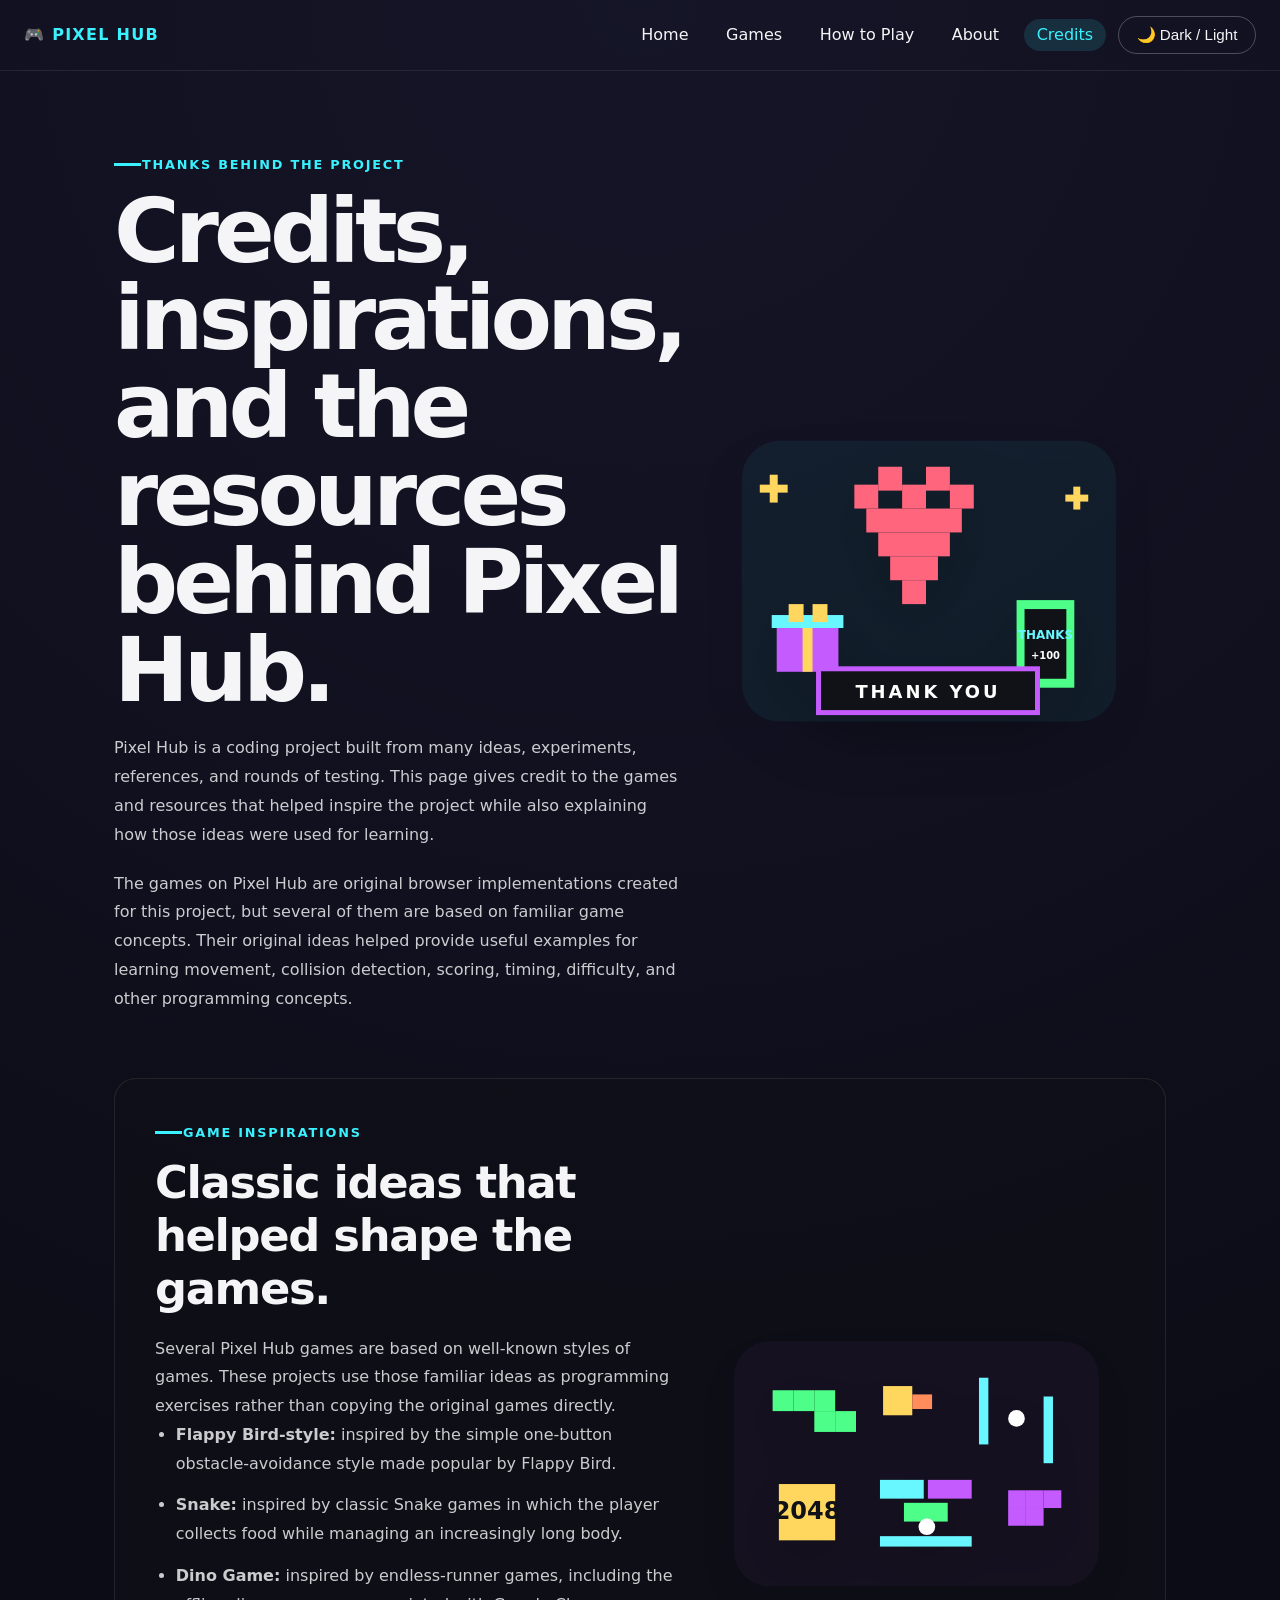
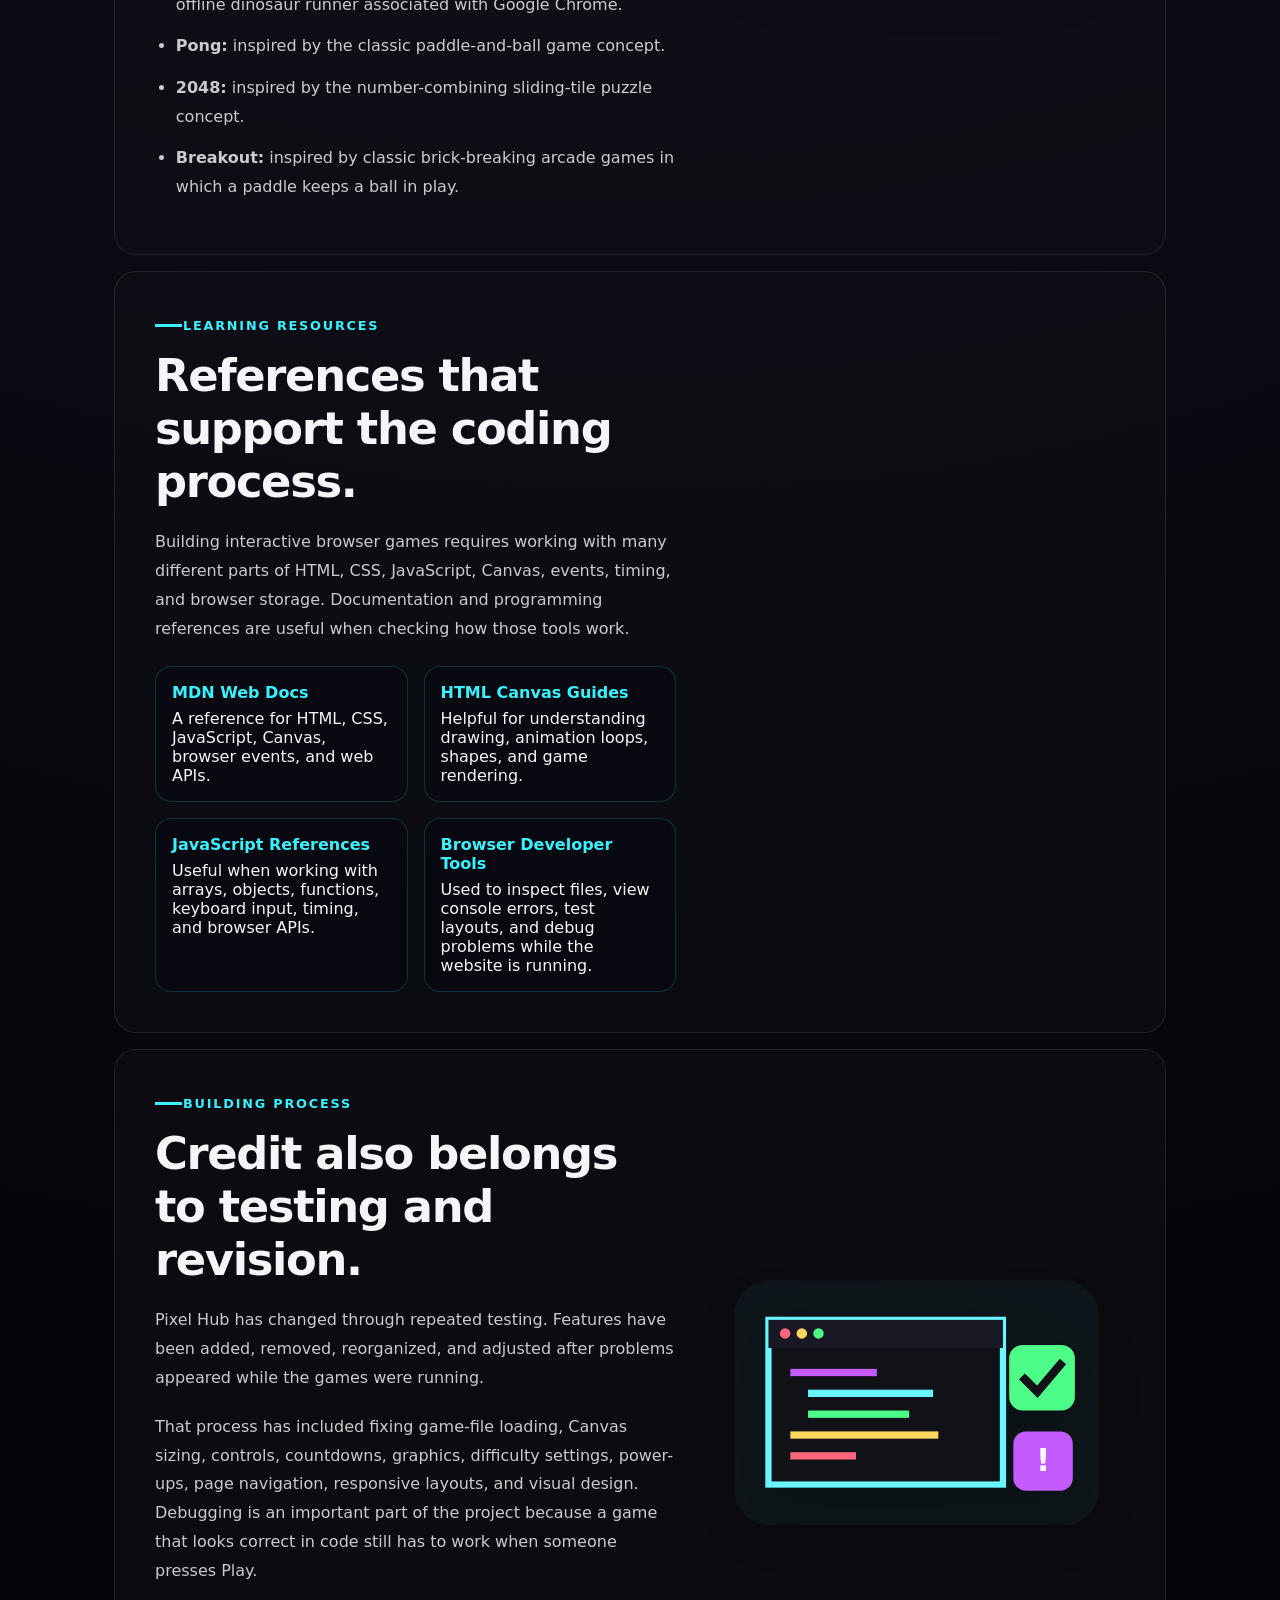
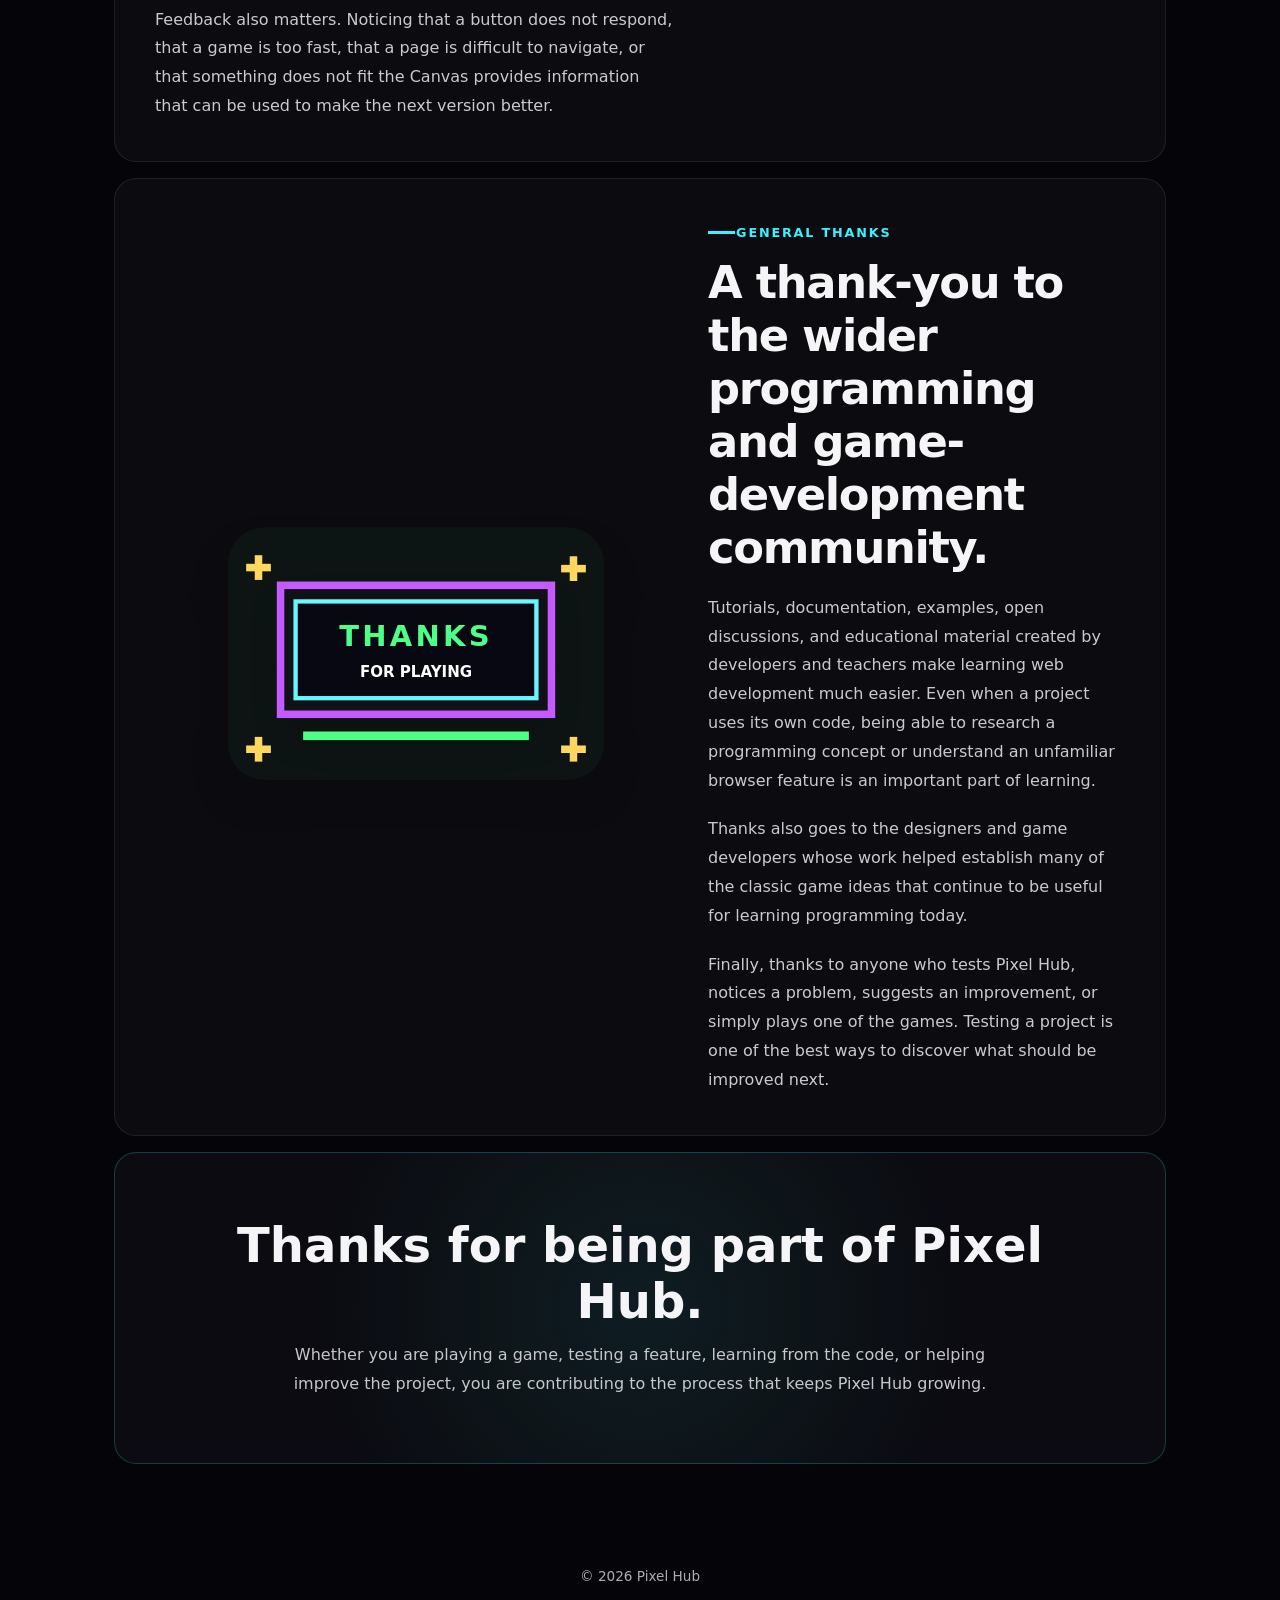
<file: Pixel_Hub/credits.html>
<!DOCTYPE html>
<html lang="en">
<head>
  <meta charset="UTF-8">
  <title>Pixel Hub - Credits</title>
  <meta name="viewport" content="width=device-width, initial-scale=1.0">
  <link rel="stylesheet" href="style.css">

  <style>
    .credits-page {
      width: 100%;
      max-width: 1100px;
      margin: 0 auto;
      padding: 1.5rem;
    }

    .credits-hero {
      display: grid;
      grid-template-columns: 1.05fr 0.95fr;
      gap: 2rem;
      align-items: center;
      padding: 3.5rem 0 4rem;
    }

    .credits-kicker {
      display: inline-flex;
      align-items: center;
      gap: 0.5rem;
      margin-bottom: 1rem;
      color: var(--neon-blue);
      font-size: 0.8rem;
      font-weight: 900;
      letter-spacing: 0.14em;
      text-transform: uppercase;
    }

    .credits-kicker::before {
      content: "";
      width: 20px;
      height: 3px;
      background: currentColor;
      box-shadow: 7px 0 currentColor;
    }

    .credit-copy h1 {
      margin: 0;
      font-size: clamp(2.8rem, 7vw, 5.6rem);
      line-height: 0.98;
      letter-spacing: -0.055em;
    }

    .credit-copy p {
      max-width: 680px;
      margin-top: 1.25rem;
      line-height: 1.8;
      opacity: 0.82;
    }

    .credits-art-wrap,
    .credit-card-art {
      display: flex;
      align-items: center;
      justify-content: center;
    }

    .credits-svg {
      width: min(100%, 430px);
      height: auto;
      image-rendering: pixelated;
      filter:
        drop-shadow(
          0 18px 28px
          rgba(0, 0, 0, 0.3)
        );
    }

    .credit-grid {
      display: grid;
      grid-template-columns: 1fr;
      gap: 1rem;
    }

    .credit-card {
      display: grid;
      grid-template-columns: 1fr 0.8fr;
      gap: 2rem;
      align-items: center;
      padding: clamp(1.5rem, 4vw, 2.5rem);
      border: 1px solid rgba(255, 255, 255, 0.09);
      border-radius: 22px;
      background: rgba(17, 17, 24, 0.58);
    }

    .credit-card.reverse .credit-copy {
      order: 2;
    }

    .credit-card.reverse .credit-card-art {
      order: 1;
    }

    .credit-card h2 {
      margin-bottom: 0.8rem;
      font-size: clamp(1.8rem, 4vw, 2.8rem);
      letter-spacing: -0.03em;
    }

    .credit-card p,
    .credit-card li {
      line-height: 1.8;
      opacity: 0.82;
    }

    .credit-card ul {
      padding-left: 1.3rem;
    }

    .credit-card li {
      margin-bottom: 0.8rem;
    }

    .resource-grid {
      display: grid;
      grid-template-columns:
        repeat(
          auto-fit,
          minmax(190px, 1fr)
        );
      gap: 1rem;
      margin-top: 1.4rem;
    }

    .resource-card {
      padding: 1rem;
      border: 1px solid rgba(58, 242, 255, 0.18);
      border-radius: 16px;
      background: rgba(8, 8, 18, 0.55);
    }

    .resource-card strong {
      display: block;
      margin-bottom: 0.45rem;
      color: var(--neon-blue);
    }

    .credits-final {
      margin: 1rem 0 4rem;
      padding: clamp(2rem, 6vw, 4rem);
      border: 1px solid rgba(58, 242, 255, 0.22);
      border-radius: 22px;
      text-align: center;
      background:
        radial-gradient(
          circle at center,
          rgba(58, 242, 255, 0.08),
          transparent 60%
        ),
        rgba(17, 17, 24, 0.55);
    }

    .credits-final h2 {
      margin-bottom: 0.8rem;
      font-size: clamp(2rem, 5vw, 3rem);
    }

    .credits-final p {
      max-width: 700px;
      margin: 0 auto;
      line-height: 1.8;
      opacity: 0.8;
    }

    .credit-float {
      animation:
        credit-float
        4.4s
        ease-in-out
        infinite;
      transform-origin: center;
    }

    .credit-bob {
      animation:
        credit-bob
        3.6s
        ease-in-out
        infinite;
      transform-origin: center;
    }

    .credit-pulse {
      animation:
        credit-pulse
        2.7s
        ease-in-out
        infinite;
      transform-origin: center;
    }

    @keyframes credit-float {
      0%,
      100% {
        transform: translateY(0);
      }

      50% {
        transform: translateY(-8px);
      }
    }

    @keyframes credit-bob {
      0%,
      100% {
        transform: translateY(0);
      }

      50% {
        transform: translateY(7px);
      }
    }

    @keyframes credit-pulse {
      0%,
      100% {
        opacity: 0.7;
        transform: scale(1);
      }

      50% {
        opacity: 1;
        transform: scale(1.05);
      }
    }

    body.theme-light .credit-card,
    body.theme-light .credits-final {
      background: rgba(255, 255, 255, 0.78);
      border-color: rgba(17, 17, 24, 0.1);
    }

    body.theme-light .resource-card {
      background: rgba(255, 255, 255, 0.84);
      border-color: rgba(17, 17, 24, 0.09);
    }

    @media (max-width: 820px) {
      .credits-hero,
      .credit-grid {
        grid-template-columns: 1fr;
      }

      .credit-card {
        grid-template-columns: 1fr;
      }

      .credit-card.reverse .credit-copy,
      .credit-card.reverse .credit-card-art {
        order: initial;
      }
    }

    @media (prefers-reduced-motion: reduce) {
      .credit-float,
      .credit-bob,
      .credit-pulse {
        animation: none;
      }
    }
  </style>
</head>


<body class="theme-dark">

  <header class="site-header">

    <div class="logo">
      🎮 Pixel Hub
    </div>

    <nav class="nav">

      <a href="index.html">
        Home
      </a>

      <a href="games.html">
        Games
      </a>

      <a href="how-to-play.html">
        How to Play
      </a>

      <a href="about.html">
        About
      </a>

      <a
        href="credits.html"
        class="active"
      >
        Credits
      </a>

      <button
        id="theme-toggle"
        class="btn-outline"
        type="button"
      >
        🌙 Dark / Light
      </button>

    </nav>

  </header>


  <main class="credits-page">

    <section class="credits-hero">

      <div class="credit-copy">

        <div class="credits-kicker">
          Thanks Behind the Project
        </div>

        <h1>
          Credits, inspirations, and the resources behind Pixel Hub.
        </h1>

        <p>
          Pixel Hub is a coding project built from many ideas, experiments, references, and rounds of testing. This page gives credit to the games and resources that helped inspire the project while also explaining how those ideas were used for learning.
        </p>

        <p>
          The games on Pixel Hub are original browser implementations created for this project, but several of them are based on familiar game concepts. Their original ideas helped provide useful examples for learning movement, collision detection, scoring, timing, difficulty, and other programming concepts.
        </p>

      </div>


      <div
        class="credits-art-wrap credit-float"
        aria-label="Pixel art thank-you scene"
      >

        <svg
          class="credits-svg"
          viewBox="0 0 430 340"
          role="img"
          aria-labelledby="credits-hero-art-title"
        >

          <title id="credits-hero-art-title">
            Pixel art heart, gift, stars, and thank-you ticket
          </title>

          <rect
            x="27"
            y="28"
            width="376"
            height="282"
            rx="38"
            fill="#3af2ff"
            opacity="0.055"
          />

          <g
            fill="#ffd75e"
            class="credit-pulse"
          >
            <rect x="55" y="62" width="8" height="28"/>
            <rect x="45" y="72" width="28" height="8"/>
            <rect x="360" y="74" width="7" height="23"/>
            <rect x="352" y="82" width="23" height="7"/>
          </g>

          <g transform="translate(140 54)">

            <rect x="0" y="18" width="24" height="24" fill="#ff667d"/>
            <rect x="24" y="0" width="24" height="24" fill="#ff667d"/>
            <rect x="48" y="18" width="24" height="24" fill="#ff667d"/>
            <rect x="72" y="0" width="24" height="24" fill="#ff667d"/>
            <rect x="96" y="18" width="24" height="24" fill="#ff667d"/>
            <rect x="12" y="42" width="96" height="24" fill="#ff667d"/>
            <rect x="24" y="66" width="72" height="24" fill="#ff667d"/>
            <rect x="36" y="90" width="48" height="24" fill="#ff667d"/>
            <rect x="48" y="114" width="24" height="24" fill="#ff667d"/>

          </g>


          <g
            transform="translate(62 192)"
            class="credit-bob"
          >

            <rect x="0" y="18" width="62" height="50" fill="#c45bff"/>
            <rect x="26" y="18" width="10" height="50" fill="#ffd75e"/>
            <rect x="-5" y="11" width="72" height="13" fill="#69f7ff"/>
            <rect x="12" y="0" width="15" height="18" fill="#ffd75e"/>
            <rect x="36" y="0" width="15" height="18" fill="#ffd75e"/>

          </g>


          <g
            transform="translate(303 188)"
            class="credit-float"
          >

            <rect x="0" y="0" width="58" height="88" fill="#4dff88"/>
            <rect x="8" y="9" width="42" height="70" fill="#111118"/>

            <text
              x="29"
              y="39"
              fill="#69f7ff"
              font-size="12"
              font-family="system-ui"
              font-weight="900"
              text-anchor="middle"
            >
              THANKS
            </text>

            <text
              x="29"
              y="59"
              fill="#ffffff"
              font-size="10"
              font-family="system-ui"
              font-weight="800"
              text-anchor="middle"
            >
              +100
            </text>

          </g>


          <rect
            x="104"
            y="257"
            width="220"
            height="44"
            fill="#111118"
            stroke="#c45bff"
            stroke-width="5"
          />

          <text
            x="214"
            y="286"
            fill="#ffffff"
            font-size="18"
            font-family="system-ui"
            font-weight="900"
            text-anchor="middle"
            letter-spacing="3"
          >
            THANK YOU
          </text>

        </svg>

      </div>

    </section>


    <div class="credit-grid">

      <section class="credit-card">

        <div class="credit-copy">

          <div class="credits-kicker">
            Game Inspirations
          </div>

          <h2>
            Classic ideas that helped shape the games.
          </h2>

          <p>
            Several Pixel Hub games are based on well-known styles of games. These projects use those familiar ideas as programming exercises rather than copying the original games directly.
          </p>

          <ul>

            <li>
              <strong>Flappy Bird-style:</strong>
              inspired by the simple one-button obstacle-avoidance style made popular by Flappy Bird.
            </li>

            <li>
              <strong>Snake:</strong>
              inspired by classic Snake games in which the player collects food while managing an increasingly long body.
            </li>

            <li>
              <strong>Dino Game:</strong>
              inspired by endless-runner games, including the offline dinosaur runner associated with Google Chrome.
            </li>

            <li>
              <strong>Pong:</strong>
              inspired by the classic paddle-and-ball game concept.
            </li>

            <li>
              <strong>2048:</strong>
              inspired by the number-combining sliding-tile puzzle concept.
            </li>

            <li>
              <strong>Breakout:</strong>
              inspired by classic brick-breaking arcade games in which a paddle keeps a ball in play.
            </li>

          </ul>

        </div>


        <div class="credit-card-art">

          <svg
            class="credits-svg credit-bob"
            viewBox="0 0 400 300"
            role="img"
            aria-label="Pixel art symbols representing Pixel Hub games"
          >

            <rect
              x="25"
              y="30"
              width="350"
              height="235"
              rx="34"
              fill="#c45bff"
              opacity="0.045"
            />

            <g fill="#4dff88">
              <rect x="62" y="77" width="20" height="20"/>
              <rect x="82" y="77" width="20" height="20"/>
              <rect x="102" y="77" width="20" height="20"/>
              <rect x="102" y="97" width="20" height="20"/>
              <rect x="122" y="97" width="20" height="20"/>
            </g>

            <rect x="168" y="73" width="28" height="28" fill="#ffd75e"/>
            <rect x="196" y="81" width="19" height="14" fill="#ff8d5c"/>

            <rect x="260" y="65" width="9" height="64" fill="#69f7ff"/>
            <rect x="322" y="83" width="9" height="64" fill="#69f7ff"/>
            <circle cx="296" cy="104" r="8" fill="#ffffff"/>

            <rect x="68" y="167" width="54" height="54" fill="#ffd75e"/>
            <text x="95" y="201" fill="#111118" font-size="23" font-family="system-ui" font-weight="900" text-anchor="middle">2048</text>

            <g>
              <rect x="165" y="163" width="42" height="18" fill="#69f7ff"/>
              <rect x="211" y="163" width="42" height="18" fill="#c45bff"/>
              <rect x="188" y="185" width="42" height="18" fill="#4dff88"/>
              <rect x="165" y="217" width="88" height="10" fill="#69f7ff"/>
              <circle cx="210" cy="208" r="8" fill="#ffffff"/>
            </g>

            <g fill="#c45bff">
              <rect x="288" y="173" width="17" height="17"/>
              <rect x="305" y="173" width="17" height="17"/>
              <rect x="322" y="173" width="17" height="17"/>
              <rect x="288" y="190" width="17" height="17"/>
              <rect x="305" y="190" width="17" height="17"/>
            </g>

          </svg>

        </div>

      </section>


      <section class="credit-card reverse">

        <div class="credit-copy">

          <div class="credits-kicker">
            Learning Resources
          </div>

          <h2>
            References that support the coding process.
          </h2>

          <p>
            Building interactive browser games requires working with many different parts of HTML, CSS, JavaScript, Canvas, events, timing, and browser storage. Documentation and programming references are useful when checking how those tools work.
          </p>

          <div class="resource-grid">

            <div class="resource-card">
              <strong>
                MDN Web Docs
              </strong>
              A reference for HTML, CSS, JavaScript, Canvas, browser events, and web APIs.
            </div>

            <div class="resource-card">
              <strong>
                HTML Canvas Guides
              </strong>
              Helpful for understanding drawing, animation loops, shapes, and game rendering.
            </div>

            <div class="resource-card">
              <strong>
                JavaScript References
              </strong>
              Useful when working with arrays, objects, functions, keyboard input, timing, and browser APIs.
            </div>

            <div class="resource-card">
              <strong>
                Browser Developer Tools
              </strong>
              Used to inspect files, view console errors, test layouts, and debug problems while the website is running.
            </div>

          </div>

        </div>

      </section>


      <section class="credit-card">

        <div class="credit-copy">

          <div class="credits-kicker">
            Building Process
          </div>

          <h2>
            Credit also belongs to testing and revision.
          </h2>

          <p>
            Pixel Hub has changed through repeated testing. Features have been added, removed, reorganized, and adjusted after problems appeared while the games were running.
          </p>

          <p>
            That process has included fixing game-file loading, Canvas sizing, controls, countdowns, graphics, difficulty settings, power-ups, page navigation, responsive layouts, and visual design. Debugging is an important part of the project because a game that looks correct in code still has to work when someone presses Play.
          </p>

          <p>
            Feedback also matters. Noticing that a button does not respond, that a game is too fast, that a page is difficult to navigate, or that something does not fit the Canvas provides information that can be used to make the next version better.
          </p>

        </div>


        <div class="credit-card-art">

          <svg
            class="credits-svg credit-float"
            viewBox="0 0 400 300"
            role="img"
            aria-label="Pixel art code window with check marks"
          >

            <rect
              x="25"
              y="30"
              width="350"
              height="235"
              rx="34"
              fill="#69f7ff"
              opacity="0.045"
            />

            <rect
              x="58"
              y="68"
              width="225"
              height="158"
              fill="#111118"
              stroke="#69f7ff"
              stroke-width="6"
            />

            <rect
              x="58"
              y="68"
              width="225"
              height="27"
              fill="#181825"
            />

            <circle cx="74" cy="81" r="5" fill="#ff667d"/>
            <circle cx="90" cy="81" r="5" fill="#ffd75e"/>
            <circle cx="106" cy="81" r="5" fill="#4dff88"/>

            <rect x="79" y="115" width="83" height="7" fill="#c45bff"/>
            <rect x="96" y="135" width="120" height="7" fill="#69f7ff"/>
            <rect x="96" y="155" width="97" height="7" fill="#4dff88"/>
            <rect x="79" y="175" width="142" height="7" fill="#ffd75e"/>
            <rect x="79" y="195" width="63" height="7" fill="#ff667d"/>

            <g
              transform="translate(289 92)"
              class="credit-pulse"
            >
              <rect
                x="0"
                y="0"
                width="63"
                height="63"
                rx="13"
                fill="#4dff88"
              />

              <path
                d="M15 33 L27 45 L49 19"
                fill="none"
                stroke="#111118"
                stroke-width="8"
                stroke-linecap="square"
              />
            </g>

            <g transform="translate(293 175)">
              <rect
                x="0"
                y="0"
                width="57"
                height="57"
                rx="12"
                fill="#c45bff"
              />

              <text
                x="28.5"
                y="38"
                fill="#ffffff"
                font-size="30"
                font-family="system-ui"
                font-weight="900"
                text-anchor="middle"
              >
                !
              </text>
            </g>

          </svg>

        </div>

      </section>


      <section class="credit-card reverse">

        <div class="credit-copy">

          <div class="credits-kicker">
            General Thanks
          </div>

          <h2>
            A thank-you to the wider programming and game-development community.
          </h2>

          <p>
            Tutorials, documentation, examples, open discussions, and educational material created by developers and teachers make learning web development much easier. Even when a project uses its own code, being able to research a programming concept or understand an unfamiliar browser feature is an important part of learning.
          </p>

          <p>
            Thanks also goes to the designers and game developers whose work helped establish many of the classic game ideas that continue to be useful for learning programming today.
          </p>

          <p>
            Finally, thanks to anyone who tests Pixel Hub, notices a problem, suggests an improvement, or simply plays one of the games. Testing a project is one of the best ways to discover what should be improved next.
          </p>

        </div>


        <div class="credit-card-art">

          <svg
            class="credits-svg credit-bob"
            viewBox="0 0 400 300"
            role="img"
            aria-label="Pixel art thank-you arcade sign"
          >

            <rect
              x="25"
              y="30"
              width="350"
              height="235"
              rx="34"
              fill="#4dff88"
              opacity="0.04"
            />

            <rect
              x="74"
              y="84"
              width="252"
              height="120"
              fill="#111118"
              stroke="#c45bff"
              stroke-width="7"
            />

            <rect
              x="88"
              y="99"
              width="224"
              height="90"
              fill="#080812"
              stroke="#69f7ff"
              stroke-width="4"
            />

            <text
              x="200"
              y="140"
              fill="#4dff88"
              font-size="27"
              font-family="system-ui"
              font-weight="900"
              text-anchor="middle"
              letter-spacing="3"
            >
              THANKS
            </text>

            <text
              x="200"
              y="169"
              fill="#ffffff"
              font-size="14"
              font-family="system-ui"
              font-weight="800"
              text-anchor="middle"
            >
              FOR PLAYING
            </text>

            <g
              fill="#ffd75e"
              class="credit-pulse"
            >
              <rect x="50" y="56" width="7" height="23"/>
              <rect x="42" y="64" width="23" height="7"/>
              <rect x="343" y="57" width="7" height="23"/>
              <rect x="335" y="65" width="23" height="7"/>
              <rect x="50" y="225" width="7" height="23"/>
              <rect x="42" y="233" width="23" height="7"/>
              <rect x="343" y="225" width="7" height="23"/>
              <rect x="335" y="233" width="23" height="7"/>
            </g>

            <rect x="95" y="220" width="210" height="8" fill="#4dff88"/>

          </svg>

        </div>

      </section>

    </div>


    <section class="credits-final">

      <h2>
        Thanks for being part of Pixel Hub.
      </h2>

      <p>
        Whether you are playing a game, testing a feature, learning from the code, or helping improve the project, you are contributing to the process that keeps Pixel Hub growing.
      </p>

    </section>

  </main>


  <footer class="site-footer">

    <p>
      © 2026 Pixel Hub
    </p>

  </footer>


  <script>
    // ========================================
    // Pixel Hub - Dark / Light Mode
    // ========================================

    const themeToggle =
      document.getElementById(
        "theme-toggle"
      );


    function applySavedTheme() {
      const savedTheme =
        localStorage.getItem(
          "pixelArcadeTheme"
        );


      if (
        savedTheme === "light"
      ) {
        document.body.classList.remove(
          "theme-dark"
        );

        document.body.classList.add(
          "theme-light"
        );

      } else {

        document.body.classList.remove(
          "theme-light"
        );

        document.body.classList.add(
          "theme-dark"
        );
      }
    }


    applySavedTheme();


    if (themeToggle) {
      themeToggle.addEventListener(
        "click",
        () => {

          const isLight =
            document.body.classList.contains(
              "theme-light"
            );


          document.body.classList.toggle(
            "theme-light",
            !isLight
          );


          document.body.classList.toggle(
            "theme-dark",
            isLight
          );


          localStorage.setItem(
            "pixelArcadeTheme",
            isLight
              ? "dark"
              : "light"
          );
        }
      );
    }
  </script>

</body>

</html>
</file>
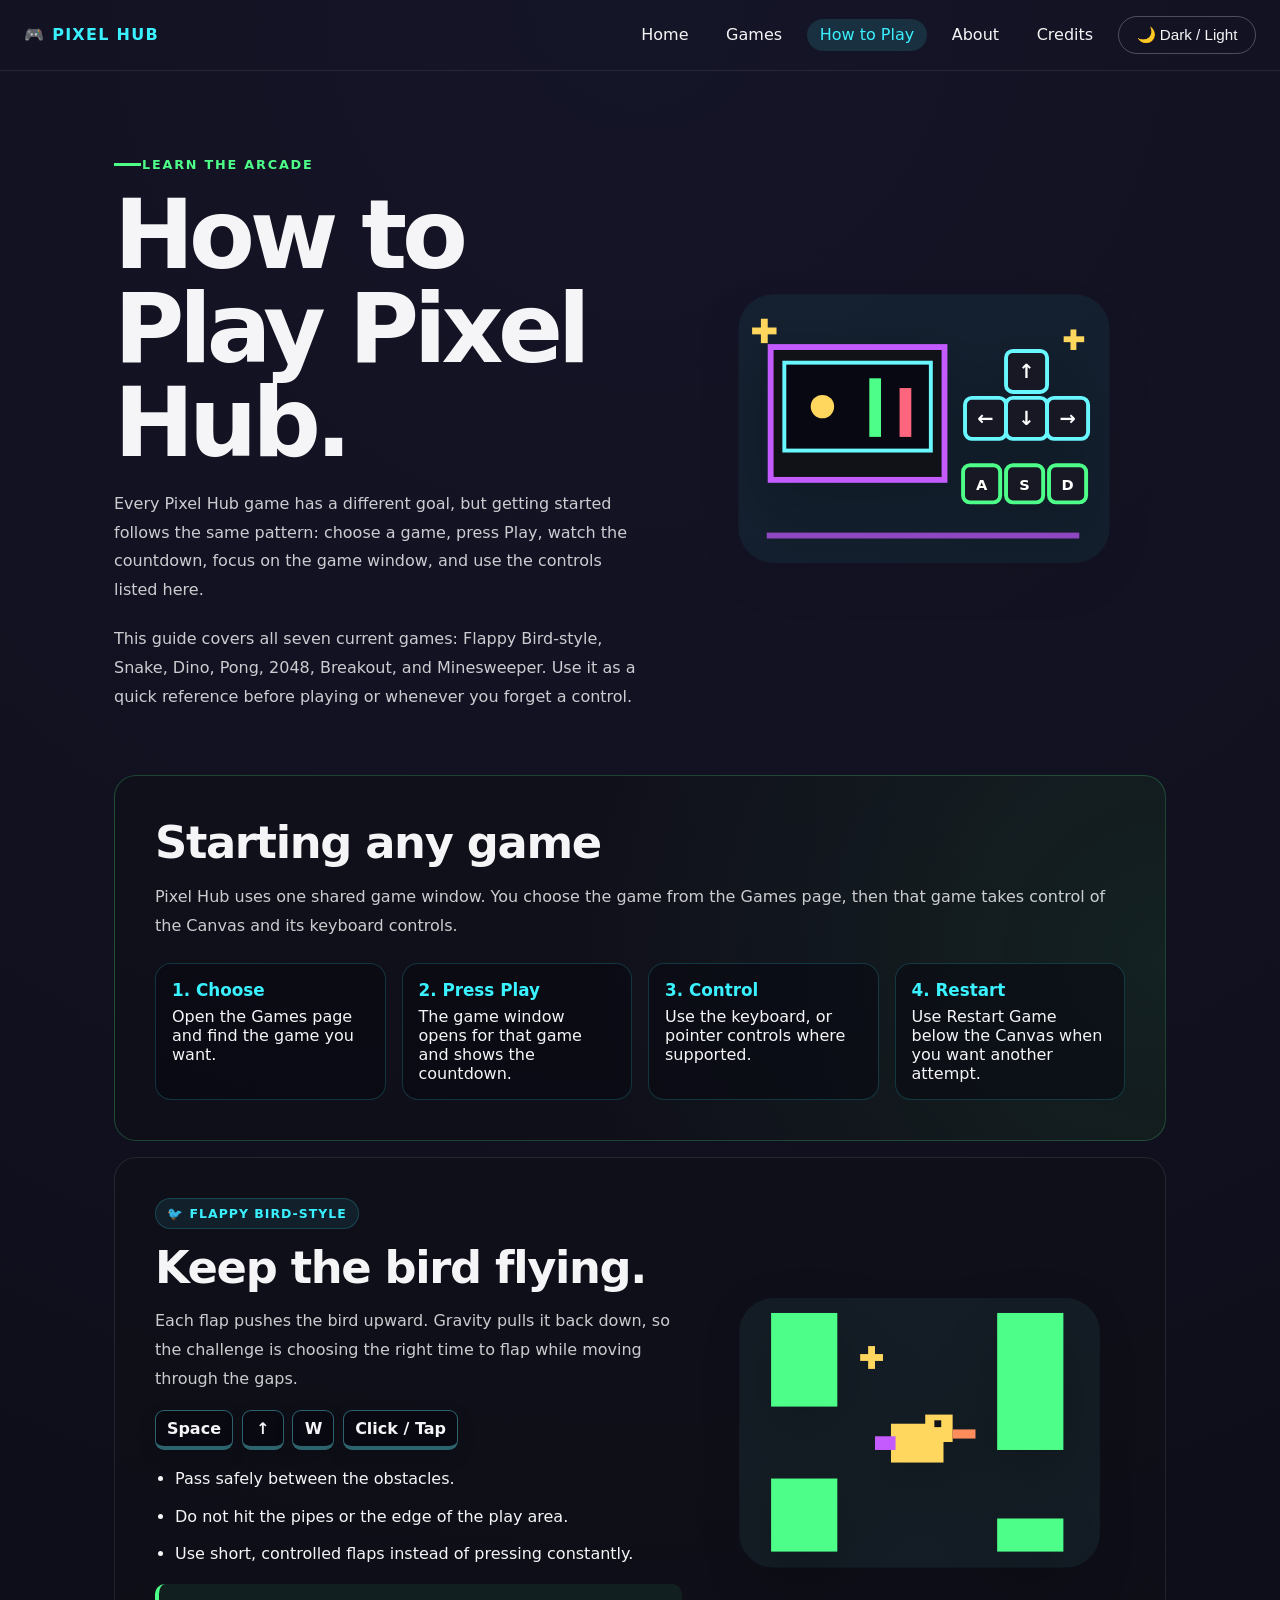
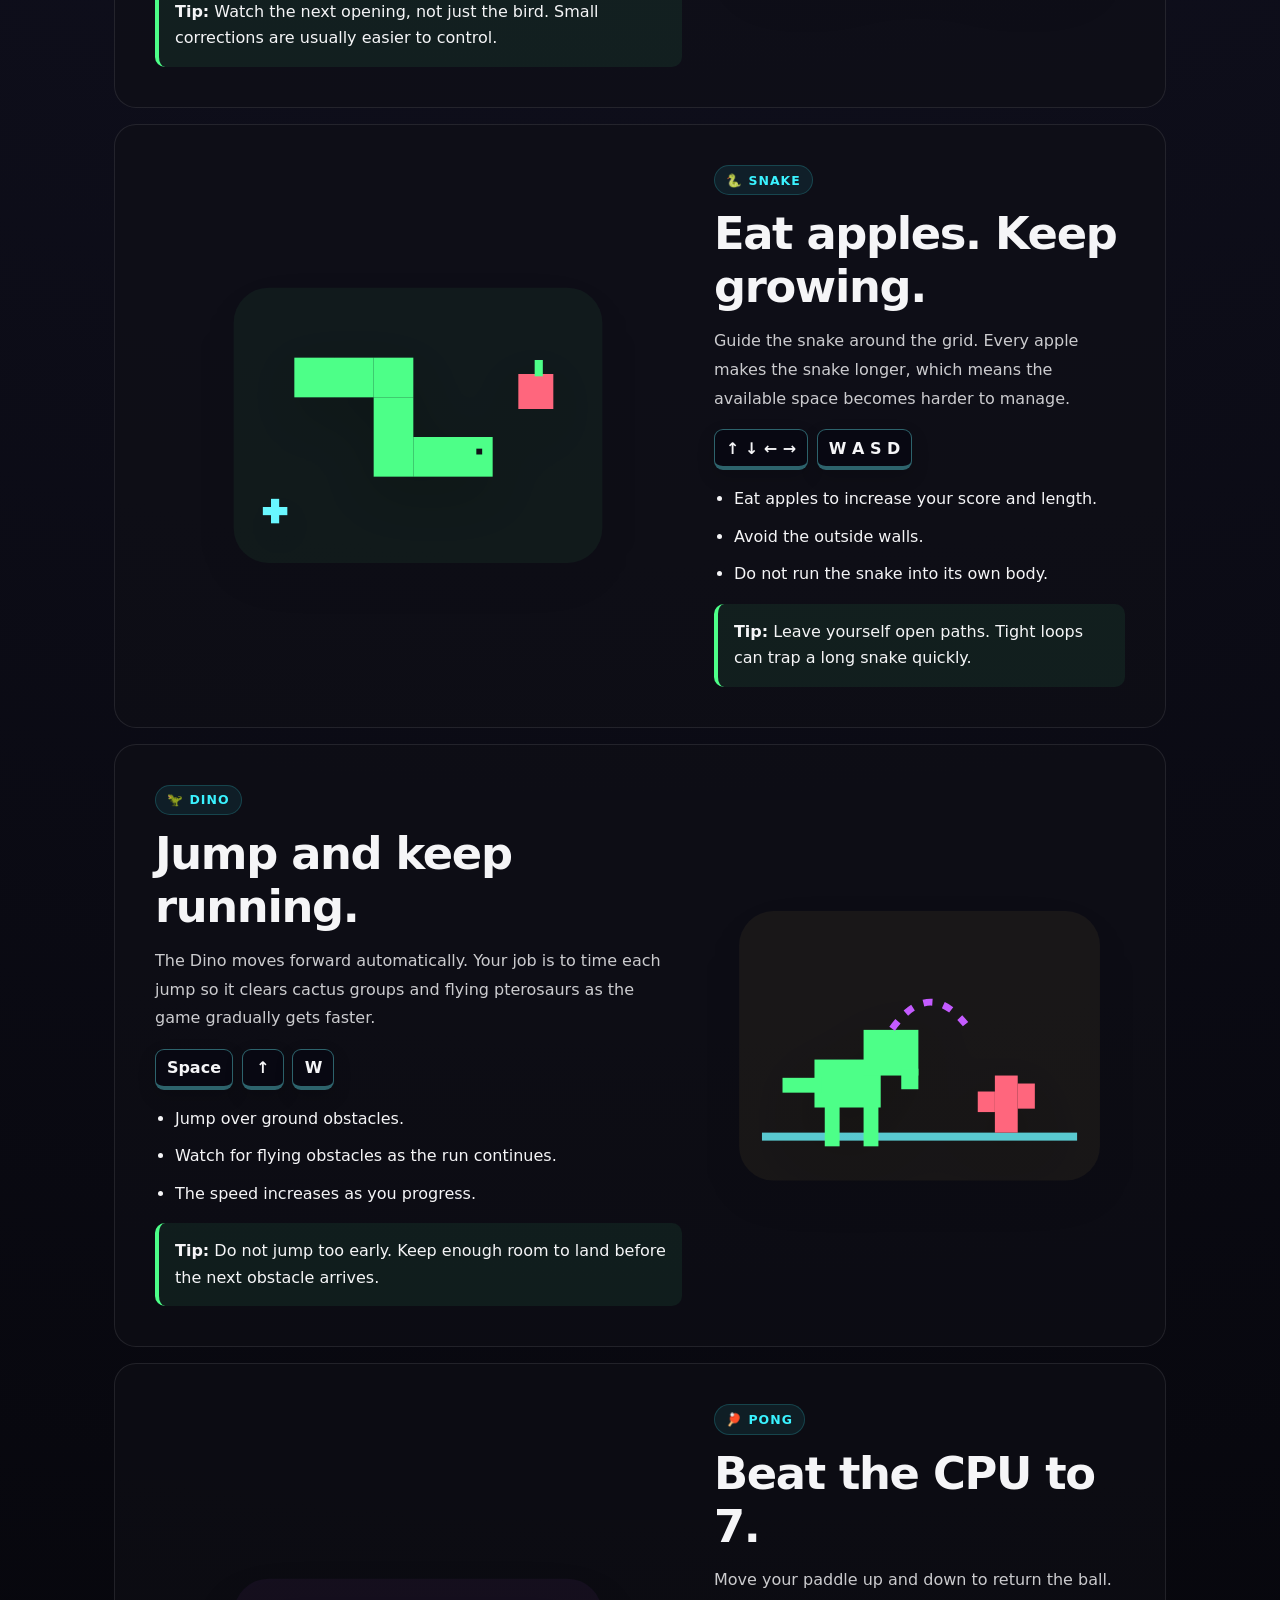
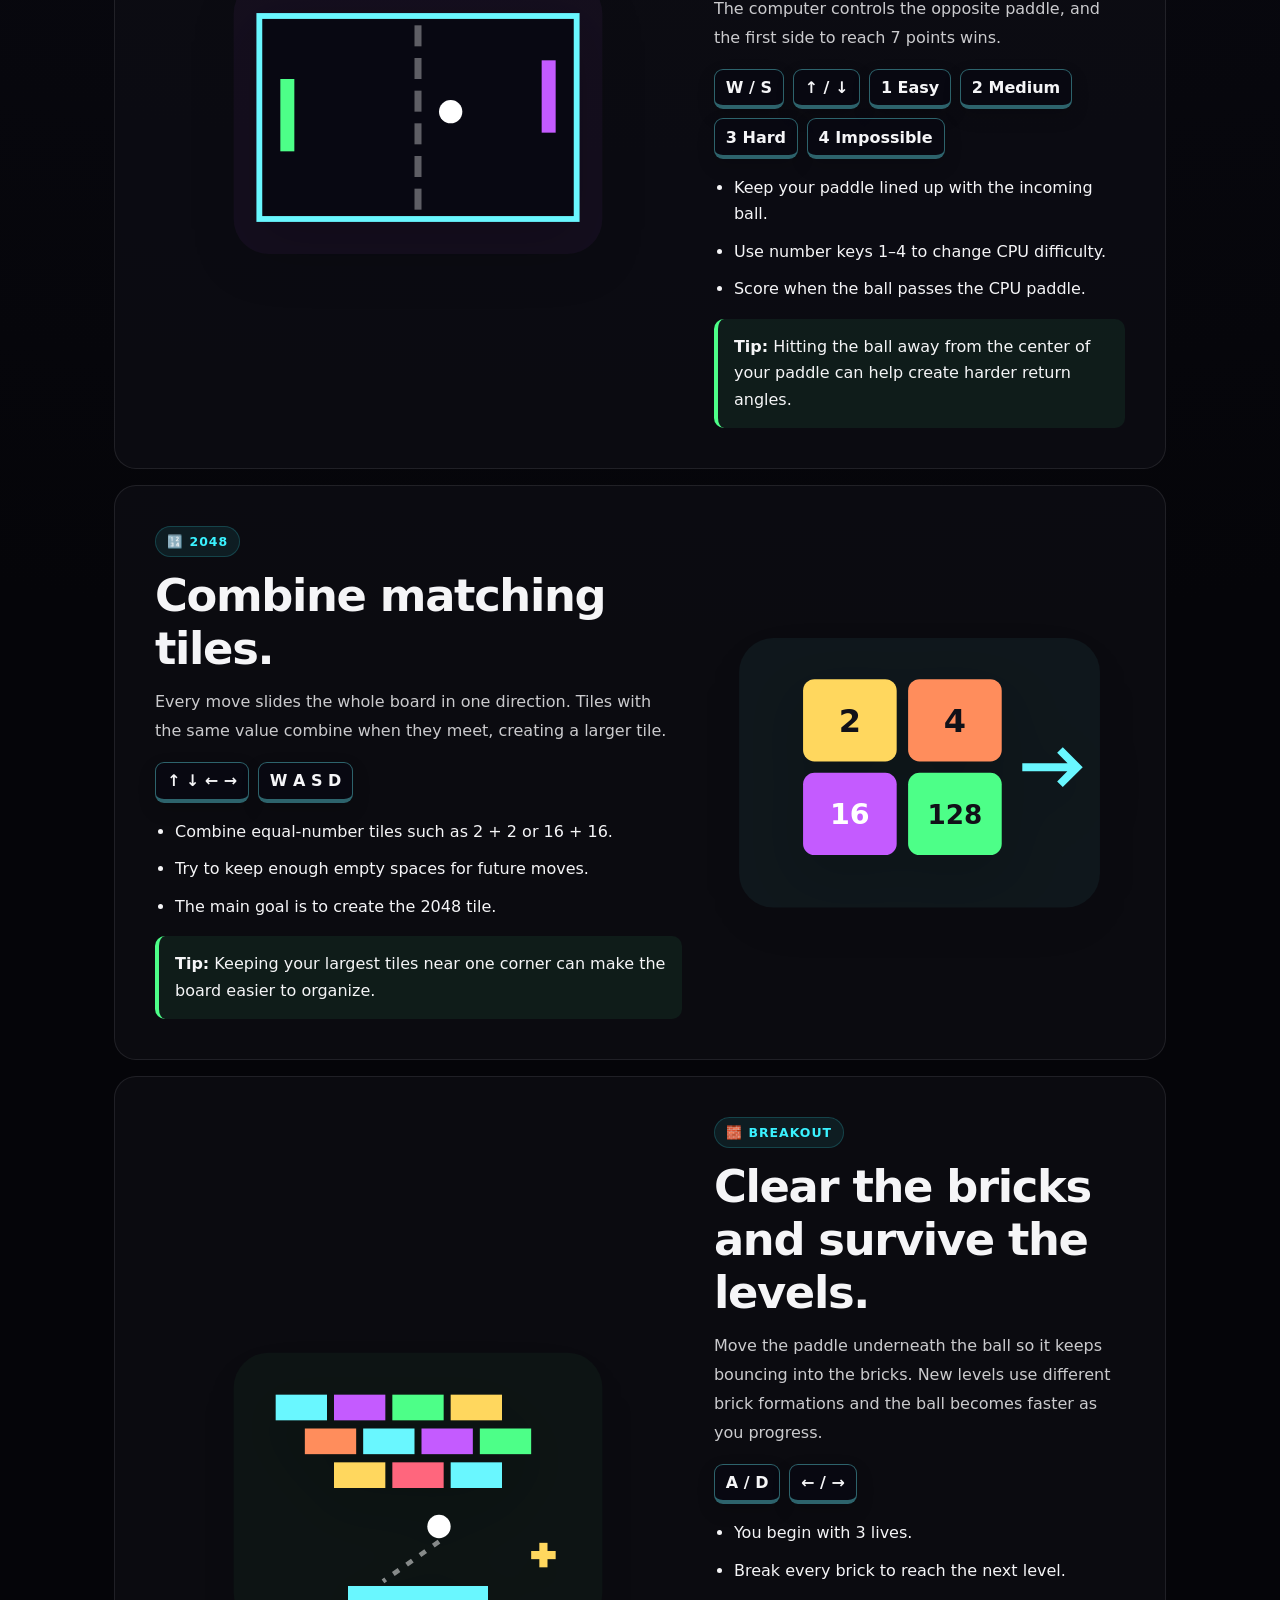
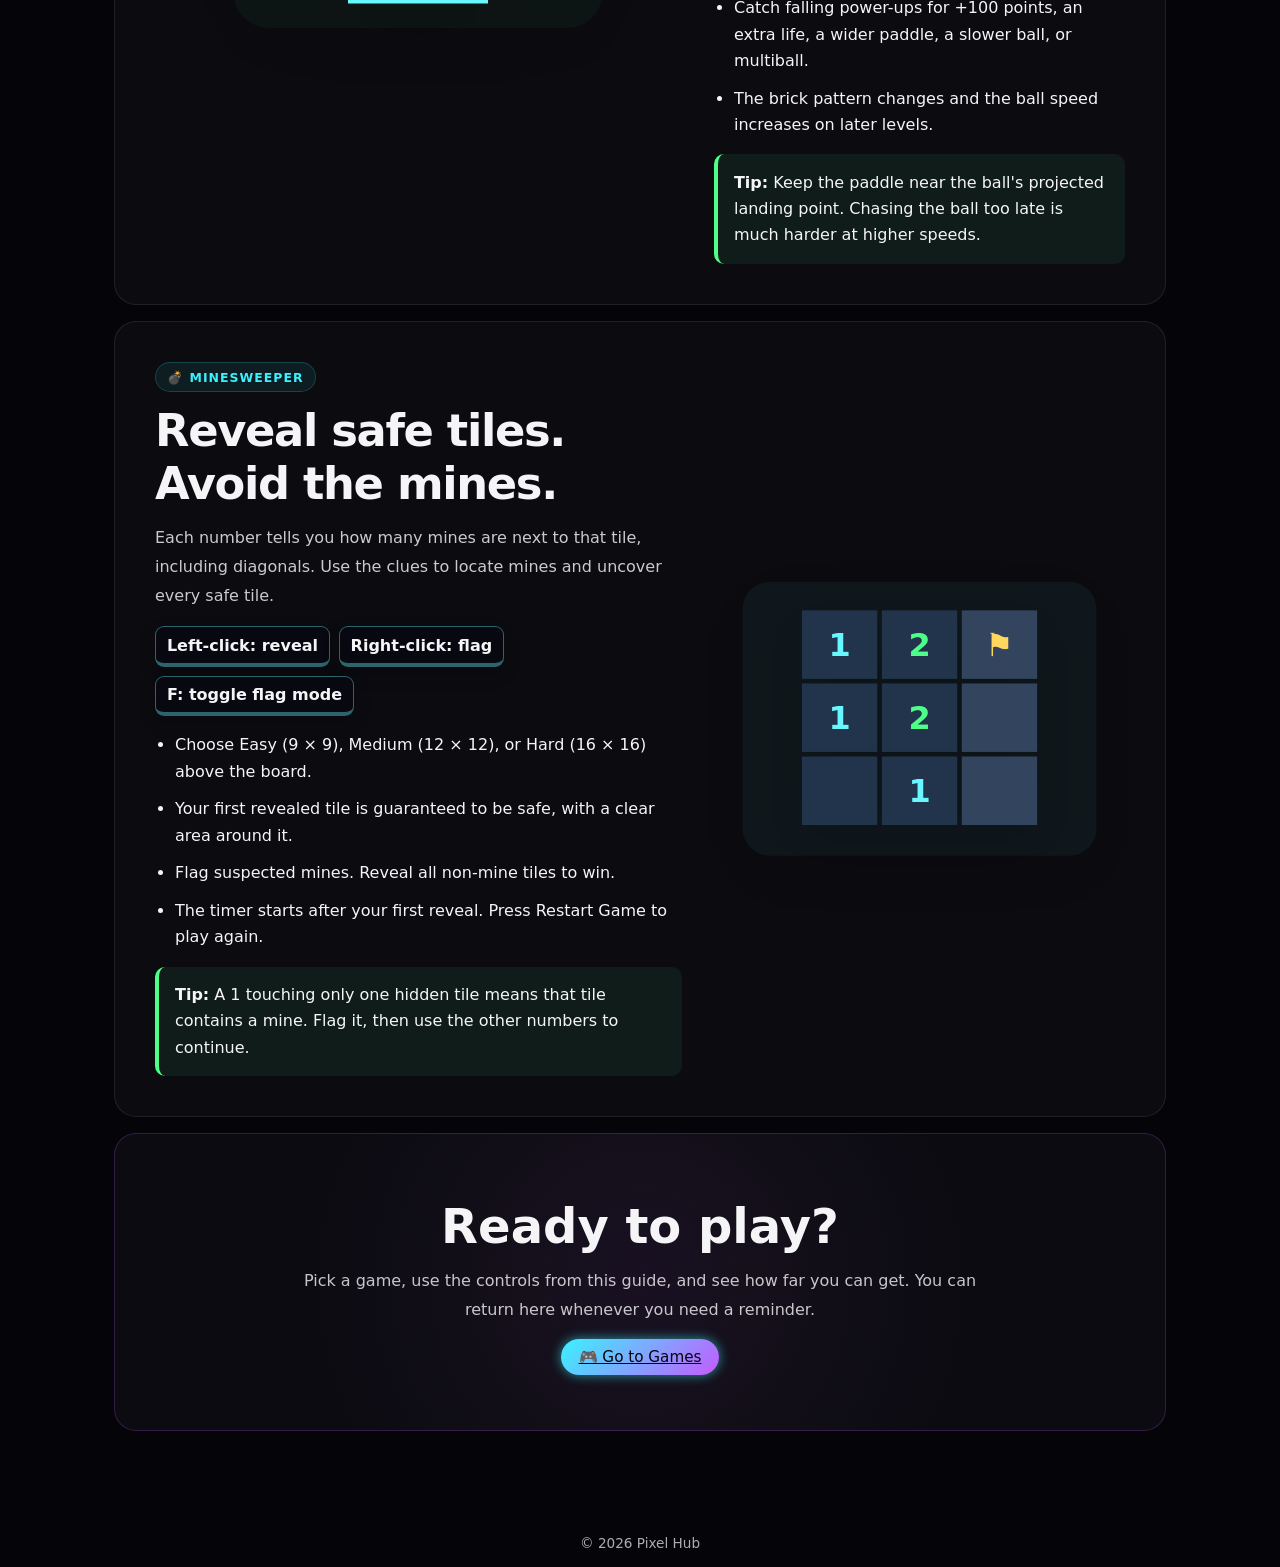
<file: Pixel_Hub/how-to-play.html>
<!DOCTYPE html>
<html lang="en">

<head>
  <meta charset="UTF-8">
  <title>Pixel Hub - How to Play</title>
  <meta name="viewport" content="width=device-width, initial-scale=1.0">
  <link rel="stylesheet" href="style.css">

  <style>
    /* ========================================
       HOW TO PLAY PAGE ONLY
    ======================================== */

    .how-page {
      width: 100%;
      max-width: 1100px;
      margin: 0 auto;
      padding: 1.5rem;
    }

    .how-hero {
      display: grid;
      grid-template-columns: 1.05fr 0.95fr;
      gap: 2rem;
      align-items: center;
      padding: 3.5rem 0 4rem;
    }

    .how-kicker {
      display: inline-flex;
      align-items: center;
      gap: 0.5rem;
      margin-bottom: 1rem;
      color: var(--neon-green);
      font-size: 0.8rem;
      font-weight: 900;
      letter-spacing: 0.14em;
      text-transform: uppercase;
    }

    .how-kicker::before {
      content: "";
      width: 20px;
      height: 3px;
      background: currentColor;
      box-shadow: 7px 0 currentColor;
    }

    .how-hero h1 {
      margin: 0;
      font-size: clamp(3rem, 8vw, 6rem);
      line-height: 0.98;
      letter-spacing: -0.055em;
    }

    .how-hero p {
      max-width: 680px;
      margin-top: 1.25rem;
      line-height: 1.8;
      opacity: 0.82;
    }

    .how-hero-art,
    .game-guide-art {
      display: flex;
      align-items: center;
      justify-content: center;
    }

    .how-svg {
      width: min(100%, 420px);
      height: auto;
      image-rendering: pixelated;
      filter:
        drop-shadow(
          0 18px 28px
          rgba(0, 0, 0, 0.3)
        );
    }

    .quick-start {
      margin-bottom: 1rem;
      padding: clamp(1.5rem, 4vw, 2.5rem);
      border: 1px solid rgba(77, 255, 136, 0.22);
      border-radius: 22px;
      background:
        radial-gradient(
          circle at right,
          rgba(77, 255, 136, 0.08),
          transparent 55%
        ),
        rgba(17, 17, 24, 0.58);
    }

    .quick-start h2,
    .game-guide h2 {
      margin-bottom: 0.85rem;
      font-size: clamp(1.8rem, 4vw, 2.8rem);
      letter-spacing: -0.03em;
    }

    .quick-start p,
    .game-guide p {
      margin-bottom: 1rem;
      line-height: 1.8;
      opacity: 0.82;
    }

    .steps-grid {
      display: grid;
      grid-template-columns:
        repeat(
          auto-fit,
          minmax(190px, 1fr)
        );
      gap: 1rem;
      margin-top: 1.4rem;
    }

    .step-card,
    .control-card {
      padding: 1rem;
      border: 1px solid rgba(58, 242, 255, 0.18);
      border-radius: 16px;
      background: rgba(8, 8, 18, 0.55);
    }

    .step-card strong {
      display: block;
      margin-bottom: 0.45rem;
      color: var(--neon-blue);
      font-size: 1.05rem;
    }

    .game-guide {
      margin-bottom: 1rem;
      padding: clamp(1.5rem, 4vw, 2.5rem);
      border: 1px solid rgba(255, 255, 255, 0.09);
      border-radius: 22px;
      background: rgba(17, 17, 24, 0.58);
    }

    .game-guide-grid {
      display: grid;
      grid-template-columns: 1fr 0.78fr;
      gap: 2rem;
      align-items: center;
    }

    .game-guide.reverse .game-guide-copy {
      order: 2;
    }

    .game-guide.reverse .game-guide-art {
      order: 1;
    }

    .game-label {
      display: inline-block;
      margin-bottom: 0.75rem;
      padding: 0.42rem 0.7rem;
      border-radius: 999px;
      color: var(--neon-blue);
      background: rgba(58, 242, 255, 0.08);
      border: 1px solid rgba(58, 242, 255, 0.18);
      font-size: 0.78rem;
      font-weight: 900;
      letter-spacing: 0.08em;
      text-transform: uppercase;
    }

    .control-row {
      display: flex;
      flex-wrap: wrap;
      gap: 0.55rem;
      margin: 1rem 0;
    }

    .key {
      min-width: 42px;
      padding: 0.52rem 0.68rem;
      border: 1px solid rgba(105, 247, 255, 0.38);
      border-bottom-width: 4px;
      border-radius: 9px;
      background: rgba(8, 8, 18, 0.8);
      color: inherit;
      font-weight: 900;
      text-align: center;
      box-shadow: 0 7px 18px rgba(0, 0, 0, 0.16);
    }

    .guide-list {
      margin: 1rem 0 0;
      padding-left: 1.25rem;
    }

    .guide-list li {
      margin-bottom: 0.7rem;
      line-height: 1.65;
    }

    .tip-box {
      margin-top: 1rem;
      padding: 0.95rem 1rem;
      border-left: 4px solid var(--neon-green);
      border-radius: 10px;
      background: rgba(77, 255, 136, 0.07);
      line-height: 1.65;
    }

    .how-final {
      margin: 1rem 0 4rem;
      padding: clamp(2rem, 6vw, 4rem);
      border: 1px solid rgba(196, 91, 255, 0.22);
      border-radius: 22px;
      text-align: center;
      background:
        radial-gradient(
          circle at center,
          rgba(196, 91, 255, 0.08),
          transparent 60%
        ),
        rgba(17, 17, 24, 0.55);
    }

    .how-final h2 {
      margin-bottom: 0.8rem;
      font-size: clamp(2rem, 5vw, 3rem);
    }

    .how-final p {
      max-width: 700px;
      margin: 0 auto 1.4rem;
      line-height: 1.8;
      opacity: 0.8;
    }

    .motion-float {
      animation: how-float 4.2s ease-in-out infinite;
      transform-origin: center;
    }

    .motion-bob {
      animation: how-bob 3.7s ease-in-out infinite;
      transform-origin: center;
    }

    .motion-pulse {
      animation: how-pulse 2.8s ease-in-out infinite;
      transform-origin: center;
    }

    @keyframes how-float {
      0%,
      100% {
        transform: translateY(0);
      }

      50% {
        transform: translateY(-9px);
      }
    }

    @keyframes how-bob {
      0%,
      100% {
        transform: translateY(0) scale(1);
      }

      50% {
        transform: translateY(-6px) scale(1.015);
      }
    }

    @keyframes how-pulse {
      0%,
      100% {
        opacity: 0.7;
        transform: scale(1);
      }

      50% {
        opacity: 1;
        transform: scale(1.05);
      }
    }

    body.theme-light .quick-start,
    body.theme-light .game-guide,
    body.theme-light .how-final {
      background: rgba(255, 255, 255, 0.78);
      border-color: rgba(17, 17, 24, 0.1);
    }

    body.theme-light .step-card,
    body.theme-light .control-card,
    body.theme-light .key {
      background: rgba(255, 255, 255, 0.84);
      border-color: rgba(17, 17, 24, 0.12);
    }

    @media (max-width: 820px) {
      .how-hero,
      .game-guide-grid {
        grid-template-columns: 1fr;
      }

      .game-guide.reverse .game-guide-copy,
      .game-guide.reverse .game-guide-art {
        order: initial;
      }
    }

    @media (prefers-reduced-motion: reduce) {
      .motion-float,
      .motion-bob,
      .motion-pulse {
        animation: none;
      }
    }
  </style>
</head>

<body class="theme-dark">

  <header class="site-header">

    <div class="logo">
      🎮 Pixel Hub
    </div>

    <nav class="nav">

      <a href="index.html">
        Home
      </a>

      <a href="games.html">
        Games
      </a>

      <a
        href="how-to-play.html"
        class="active"
      >
        How to Play
      </a>

      <a href="about.html">
        About
      </a>

      <a href="credits.html">
        Credits
      </a>

      <button
        id="theme-toggle"
        class="btn-outline"
        type="button"
      >
        🌙 Dark / Light
      </button>

    </nav>

  </header>


  <main class="how-page">

    <section class="how-hero">

      <div>

        <div class="how-kicker">
          Learn the Arcade
        </div>

        <h1>
          How to Play Pixel Hub.
        </h1>

        <p>
          Every Pixel Hub game has a different goal, but getting started follows the same pattern: choose a game, press Play, watch the countdown, focus on the game window, and use the controls listed here.
        </p>

        <p>
          This guide covers all seven current games: Flappy Bird-style, Snake, Dino, Pong, 2048, Breakout, and Minesweeper. Use it as a quick reference before playing or whenever you forget a control.
        </p>

      </div>


      <div
        class="how-hero-art"
        aria-label="Animated pixel art keyboard and game screen"
      >

        <svg
          class="how-svg motion-float"
          viewBox="0 0 430 340"
          role="img"
          aria-labelledby="how-hero-title"
        >

          <title id="how-hero-title">
            Pixel art controls and arcade screen
          </title>

          <rect
            x="25"
            y="30"
            width="380"
            height="275"
            rx="36"
            fill="#3af2ff"
            opacity="0.055"
          />

          <g
            fill="#ffd75e"
            class="motion-pulse"
          >
            <rect
              x="48"
              y="55"
              width="7"
              height="25"
            />

            <rect
              x="39"
              y="64"
              width="25"
              height="7"
            />

            <rect
              x="365"
              y="66"
              width="6"
              height="21"
            />

            <rect
              x="358"
              y="73"
              width="21"
              height="6"
            />
          </g>

          <rect
            x="58"
            y="84"
            width="178"
            height="136"
            fill="#111118"
            stroke="#c45bff"
            stroke-width="6"
          />

          <rect
            x="72"
            y="100"
            width="150"
            height="90"
            fill="#080812"
            stroke="#69f7ff"
            stroke-width="4"
          />

          <circle
            cx="111"
            cy="145"
            r="12"
            fill="#ffd75e"
          />

          <rect
            x="159"
            y="116"
            width="12"
            height="60"
            fill="#4dff88"
          />

          <rect
            x="190"
            y="126"
            width="12"
            height="50"
            fill="#ff667d"
          />

          <g
            transform="translate(257 88)"
            class="motion-bob"
          >

            <rect
              x="42"
              y="0"
              width="42"
              height="42"
              rx="7"
              fill="#181825"
              stroke="#69f7ff"
              stroke-width="4"
            />

            <rect
              x="0"
              y="48"
              width="42"
              height="42"
              rx="7"
              fill="#181825"
              stroke="#69f7ff"
              stroke-width="4"
            />

            <rect
              x="42"
              y="48"
              width="42"
              height="42"
              rx="7"
              fill="#181825"
              stroke="#69f7ff"
              stroke-width="4"
            />

            <rect
              x="84"
              y="48"
              width="42"
              height="42"
              rx="7"
              fill="#181825"
              stroke="#69f7ff"
              stroke-width="4"
            />

            <text
              x="63"
              y="28"
              fill="#ffffff"
              font-size="20"
              font-family="system-ui"
              font-weight="900"
              text-anchor="middle"
            >
              ↑
            </text>

            <text
              x="21"
              y="76"
              fill="#ffffff"
              font-size="20"
              font-family="system-ui"
              font-weight="900"
              text-anchor="middle"
            >
              ←
            </text>

            <text
              x="63"
              y="76"
              fill="#ffffff"
              font-size="20"
              font-family="system-ui"
              font-weight="900"
              text-anchor="middle"
            >
              ↓
            </text>

            <text
              x="105"
              y="76"
              fill="#ffffff"
              font-size="20"
              font-family="system-ui"
              font-weight="900"
              text-anchor="middle"
            >
              →
            </text>

          </g>


          <g transform="translate(255 205)">

            <rect
              x="0"
              y="0"
              width="38"
              height="38"
              rx="7"
              fill="#181825"
              stroke="#4dff88"
              stroke-width="4"
            />

            <rect
              x="44"
              y="0"
              width="38"
              height="38"
              rx="7"
              fill="#181825"
              stroke="#4dff88"
              stroke-width="4"
            />

            <rect
              x="88"
              y="0"
              width="38"
              height="38"
              rx="7"
              fill="#181825"
              stroke="#4dff88"
              stroke-width="4"
            />

            <text
              x="19"
              y="25"
              fill="#ffffff"
              font-size="15"
              font-family="system-ui"
              font-weight="900"
              text-anchor="middle"
            >
              A
            </text>

            <text
              x="63"
              y="25"
              fill="#ffffff"
              font-size="15"
              font-family="system-ui"
              font-weight="900"
              text-anchor="middle"
            >
              S
            </text>

            <text
              x="107"
              y="25"
              fill="#ffffff"
              font-size="15"
              font-family="system-ui"
              font-weight="900"
              text-anchor="middle"
            >
              D
            </text>

          </g>


          <rect
            x="54"
            y="274"
            width="320"
            height="6"
            fill="#c45bff"
            opacity="0.7"
          />

        </svg>

      </div>

    </section>


    <section class="quick-start">

      <h2>
        Starting any game
      </h2>

      <p>
        Pixel Hub uses one shared game window. You choose the game from the Games page, then that game takes control of the Canvas and its keyboard controls.
      </p>

      <div class="steps-grid">

        <div class="step-card">
          <strong>
            1. Choose
          </strong>
          Open the Games page and find the game you want.
        </div>

        <div class="step-card">
          <strong>
            2. Press Play
          </strong>
          The game window opens for that game and shows the countdown.
        </div>

        <div class="step-card">
          <strong>
            3. Control
          </strong>
          Use the keyboard, or pointer controls where supported.
        </div>

        <div class="step-card">
          <strong>
            4. Restart
          </strong>
          Use Restart Game below the Canvas when you want another attempt.
        </div>

      </div>

    </section>


    <section
      class="game-guide"
      id="flappy"
    >

      <div class="game-guide-grid">

        <div class="game-guide-copy">

          <div class="game-label">
            🐦 Flappy Bird-style
          </div>

          <h2>
            Keep the bird flying.
          </h2>

          <p>
            Each flap pushes the bird upward. Gravity pulls it back down, so the challenge is choosing the right time to flap while moving through the gaps.
          </p>

          <div class="control-row">
            <span class="key">Space</span>
            <span class="key">↑</span>
            <span class="key">W</span>
            <span class="key">Click / Tap</span>
          </div>

          <ul class="guide-list">
            <li>
              Pass safely between the obstacles.
            </li>

            <li>
              Do not hit the pipes or the edge of the play area.
            </li>

            <li>
              Use short, controlled flaps instead of pressing constantly.
            </li>
          </ul>

          <div class="tip-box">
            <strong>Tip:</strong>
            Watch the next opening, not just the bird. Small corrections are usually easier to control.
          </div>

        </div>


        <div class="game-guide-art">

          <svg
            class="how-svg motion-bob"
            viewBox="0 0 360 280"
            role="img"
            aria-label="Pixel art bird flying between pipes"
          >

            <rect
              x="22"
              y="22"
              width="316"
              height="236"
              rx="30"
              fill="#69f7ff"
              opacity="0.055"
            />

            <rect
              x="50"
              y="35"
              width="58"
              height="82"
              fill="#4dff88"
            />

            <rect
              x="50"
              y="180"
              width="58"
              height="64"
              fill="#4dff88"
            />

            <rect
              x="248"
              y="35"
              width="58"
              height="120"
              fill="#4dff88"
            />

            <rect
              x="248"
              y="215"
              width="58"
              height="29"
              fill="#4dff88"
            />


            <g transform="translate(155 120)">

              <rect
                x="0"
                y="12"
                width="46"
                height="34"
                fill="#ffd75e"
              />

              <rect
                x="30"
                y="4"
                width="24"
                height="24"
                fill="#ffd75e"
              />

              <rect
                x="38"
                y="9"
                width="6"
                height="6"
                fill="#111118"
              />

              <rect
                x="54"
                y="17"
                width="20"
                height="8"
                fill="#ff8d5c"
              />

              <rect
                x="-14"
                y="23"
                width="18"
                height="12"
                fill="#c45bff"
              />

            </g>


            <g
              fill="#ffd75e"
              class="motion-pulse"
            >
              <rect
                x="135"
                y="64"
                width="6"
                height="20"
              />

              <rect
                x="128"
                y="71"
                width="20"
                height="6"
              />
            </g>

          </svg>

        </div>

      </div>

    </section>


    <section
      class="game-guide reverse"
      id="snake"
    >

      <div class="game-guide-grid">

        <div class="game-guide-copy">

          <div class="game-label">
            🐍 Snake
          </div>

          <h2>
            Eat apples. Keep growing.
          </h2>

          <p>
            Guide the snake around the grid. Every apple makes the snake longer, which means the available space becomes harder to manage.
          </p>

          <div class="control-row">
            <span class="key">↑ ↓ ← →</span>
            <span class="key">W A S D</span>
          </div>

          <ul class="guide-list">
            <li>
              Eat apples to increase your score and length.
            </li>

            <li>
              Avoid the outside walls.
            </li>

            <li>
              Do not run the snake into its own body.
            </li>
          </ul>

          <div class="tip-box">
            <strong>Tip:</strong>
            Leave yourself open paths. Tight loops can trap a long snake quickly.
          </div>

        </div>


        <div class="game-guide-art">

          <svg
            class="how-svg motion-float"
            viewBox="0 0 360 280"
            role="img"
            aria-label="Pixel art snake and apple"
          >

            <rect
              x="22"
              y="22"
              width="316"
              height="236"
              rx="30"
              fill="#4dff88"
              opacity="0.05"
            />

            <g fill="#4dff88">
              <rect x="74" y="82" width="34" height="34"/>
              <rect x="108" y="82" width="34" height="34"/>
              <rect x="142" y="82" width="34" height="34"/>
              <rect x="142" y="116" width="34" height="34"/>
              <rect x="142" y="150" width="34" height="34"/>
              <rect x="176" y="150" width="34" height="34"/>
              <rect x="210" y="150" width="34" height="34"/>
            </g>

            <rect
              x="230"
              y="160"
              width="5"
              height="5"
              fill="#111118"
            />

            <rect
              x="266"
              y="96"
              width="30"
              height="30"
              fill="#ff667d"
            />

            <rect
              x="280"
              y="84"
              width="7"
              height="14"
              fill="#4dff88"
            />

            <g
              fill="#69f7ff"
              class="motion-pulse"
            >
              <rect x="54" y="203" width="7" height="21"/>
              <rect x="47" y="210" width="21" height="7"/>
            </g>

          </svg>

        </div>

      </div>

    </section>


    <section
      class="game-guide"
      id="dino"
    >

      <div class="game-guide-grid">

        <div class="game-guide-copy">

          <div class="game-label">
            🦖 Dino
          </div>

          <h2>
            Jump and keep running.
          </h2>

          <p>
            The Dino moves forward automatically. Your job is to time each jump so it clears cactus groups and flying pterosaurs as the game gradually gets faster.
          </p>

          <div class="control-row">
            <span class="key">Space</span>
            <span class="key">↑</span>
            <span class="key">W</span>
          </div>

          <ul class="guide-list">
            <li>
              Jump over ground obstacles.
            </li>

            <li>
              Watch for flying obstacles as the run continues.
            </li>

            <li>
              The speed increases as you progress.
            </li>
          </ul>

          <div class="tip-box">
            <strong>Tip:</strong>
            Do not jump too early. Keep enough room to land before the next obstacle arrives.
          </div>

        </div>


        <div class="game-guide-art">

          <svg
            class="how-svg motion-bob"
            viewBox="0 0 360 280"
            role="img"
            aria-label="Pixel art dinosaur jumping over cactus"
          >

            <rect
              x="22"
              y="22"
              width="316"
              height="236"
              rx="30"
              fill="#ffd75e"
              opacity="0.05"
            />

            <rect
              x="42"
              y="216"
              width="276"
              height="7"
              fill="#69f7ff"
              opacity="0.8"
            />

            <g
              transform="translate(88 126)"
              fill="#4dff88"
            >
              <rect x="0" y="26" width="58" height="42"/>
              <rect x="43" y="0" width="48" height="40"/>
              <rect x="76" y="34" width="15" height="18"/>
              <rect x="9" y="67" width="13" height="35"/>
              <rect x="43" y="67" width="13" height="35"/>
              <rect x="-28" y="42" width="34" height="13"/>
            </g>

            <g fill="#ff667d">
              <rect x="246" y="166" width="20" height="50"/>
              <rect x="231" y="180" width="15" height="18"/>
              <rect x="266" y="173" width="15" height="22"/>
            </g>

            <path
              d="M156 125 Q190 78 224 126"
              fill="none"
              stroke="#c45bff"
              stroke-width="6"
              stroke-dasharray="8 10"
            />

          </svg>

        </div>

      </div>

    </section>


    <section
      class="game-guide reverse"
      id="pong"
    >

      <div class="game-guide-grid">

        <div class="game-guide-copy">

          <div class="game-label">
            🏓 Pong
          </div>

          <h2>
            Beat the CPU to 7.
          </h2>

          <p>
            Move your paddle up and down to return the ball. The computer controls the opposite paddle, and the first side to reach 7 points wins.
          </p>

          <div class="control-row">
            <span class="key">W / S</span>
            <span class="key">↑ / ↓</span>
            <span class="key">1 Easy</span>
            <span class="key">2 Medium</span>
            <span class="key">3 Hard</span>
            <span class="key">4 Impossible</span>
          </div>

          <ul class="guide-list">
            <li>
              Keep your paddle lined up with the incoming ball.
            </li>

            <li>
              Use number keys 1–4 to change CPU difficulty.
            </li>

            <li>
              Score when the ball passes the CPU paddle.
            </li>
          </ul>

          <div class="tip-box">
            <strong>Tip:</strong>
            Hitting the ball away from the center of your paddle can help create harder return angles.
          </div>

        </div>


        <div class="game-guide-art">

          <svg
            class="how-svg motion-float"
            viewBox="0 0 360 280"
            role="img"
            aria-label="Pixel art Pong court"
          >

            <rect
              x="22"
              y="22"
              width="316"
              height="236"
              rx="30"
              fill="#c45bff"
              opacity="0.05"
            />

            <rect
              x="44"
              y="54"
              width="272"
              height="174"
              fill="#080812"
              stroke="#69f7ff"
              stroke-width="5"
            />

            <g
              fill="#ffffff"
              opacity="0.35"
            >
              <rect x="177" y="62" width="6" height="18"/>
              <rect x="177" y="90" width="6" height="18"/>
              <rect x="177" y="118" width="6" height="18"/>
              <rect x="177" y="146" width="6" height="18"/>
              <rect x="177" y="174" width="6" height="18"/>
              <rect x="177" y="202" width="6" height="18"/>
            </g>

            <rect
              x="62"
              y="108"
              width="12"
              height="62"
              fill="#4dff88"
            />

            <rect
              x="286"
              y="92"
              width="12"
              height="62"
              fill="#c45bff"
            />

            <circle
              cx="208"
              cy="136"
              r="10"
              fill="#ffffff"
            />

          </svg>

        </div>

      </div>

    </section>


    <section
      class="game-guide"
      id="game-2048"
    >

      <div class="game-guide-grid">

        <div class="game-guide-copy">

          <div class="game-label">
            🔢 2048
          </div>

          <h2>
            Combine matching tiles.
          </h2>

          <p>
            Every move slides the whole board in one direction. Tiles with the same value combine when they meet, creating a larger tile.
          </p>

          <div class="control-row">
            <span class="key">↑ ↓ ← →</span>
            <span class="key">W A S D</span>
          </div>

          <ul class="guide-list">
            <li>
              Combine equal-number tiles such as 2 + 2 or 16 + 16.
            </li>

            <li>
              Try to keep enough empty spaces for future moves.
            </li>

            <li>
              The main goal is to create the 2048 tile.
            </li>
          </ul>

          <div class="tip-box">
            <strong>Tip:</strong>
            Keeping your largest tiles near one corner can make the board easier to organize.
          </div>

        </div>


        <div class="game-guide-art">

          <svg
            class="how-svg motion-bob"
            viewBox="0 0 360 280"
            role="img"
            aria-label="Pixel art 2048 number tiles"
          >

            <rect
              x="22"
              y="22"
              width="316"
              height="236"
              rx="30"
              fill="#69f7ff"
              opacity="0.05"
            />

            <g
              font-family="system-ui"
              font-weight="900"
              text-anchor="middle"
            >

              <rect
                x="78"
                y="58"
                width="82"
                height="72"
                rx="10"
                fill="#ffd75e"
              />

              <text
                x="119"
                y="104"
                fill="#111118"
                font-size="28"
              >
                2
              </text>


              <rect
                x="170"
                y="58"
                width="82"
                height="72"
                rx="10"
                fill="#ff8d5c"
              />

              <text
                x="211"
                y="104"
                fill="#111118"
                font-size="28"
              >
                4
              </text>


              <rect
                x="78"
                y="140"
                width="82"
                height="72"
                rx="10"
                fill="#c45bff"
              />

              <text
                x="119"
                y="185"
                fill="#ffffff"
                font-size="25"
              >
                16
              </text>


              <rect
                x="170"
                y="140"
                width="82"
                height="72"
                rx="10"
                fill="#4dff88"
              />

              <text
                x="211"
                y="185"
                fill="#111118"
                font-size="23"
              >
                128
              </text>

            </g>


            <path
              d="M270 135 H318 M303 120 L318 135 303 150"
              stroke="#69f7ff"
              stroke-width="7"
              fill="none"
            />

          </svg>

        </div>

      </div>

    </section>


    <section
      class="game-guide reverse"
      id="breakout"
    >

      <div class="game-guide-grid">

        <div class="game-guide-copy">

          <div class="game-label">
            🧱 Breakout
          </div>

          <h2>
            Clear the bricks and survive the levels.
          </h2>

          <p>
            Move the paddle underneath the ball so it keeps bouncing into the bricks. New levels use different brick formations and the ball becomes faster as you progress.
          </p>

          <div class="control-row">
            <span class="key">A / D</span>
            <span class="key">← / →</span>
          </div>

          <ul class="guide-list">
            <li>
              You begin with 3 lives.
            </li>

            <li>
              Break every brick to reach the next level.
            </li>

            <li>
              Catch falling power-ups for +100 points, an extra life, a wider paddle, a slower ball, or multiball.
            </li>

            <li>
              The brick pattern changes and the ball speed increases on later levels.
            </li>
          </ul>

          <div class="tip-box">
            <strong>Tip:</strong>
            Keep the paddle near the ball's projected landing point. Chasing the ball too late is much harder at higher speeds.
          </div>

        </div>


        <div class="game-guide-art">

          <svg
            class="how-svg motion-float"
            viewBox="0 0 360 280"
            role="img"
            aria-label="Pixel art Breakout bricks, paddle, and ball"
          >

            <rect
              x="22"
              y="22"
              width="316"
              height="236"
              rx="30"
              fill="#4dff88"
              opacity="0.04"
            />


            <g>
              <rect x="58" y="58" width="44" height="22" fill="#69f7ff"/>
              <rect x="108" y="58" width="44" height="22" fill="#c45bff"/>
              <rect x="158" y="58" width="44" height="22" fill="#4dff88"/>
              <rect x="208" y="58" width="44" height="22" fill="#ffd75e"/>

              <rect x="83" y="87" width="44" height="22" fill="#ff8d5c"/>
              <rect x="133" y="87" width="44" height="22" fill="#69f7ff"/>
              <rect x="183" y="87" width="44" height="22" fill="#c45bff"/>
              <rect x="233" y="87" width="44" height="22" fill="#4dff88"/>

              <rect x="108" y="116" width="44" height="22" fill="#ffd75e"/>
              <rect x="158" y="116" width="44" height="22" fill="#ff667d"/>
              <rect x="208" y="116" width="44" height="22" fill="#69f7ff"/>
            </g>


            <circle
              cx="198"
              cy="171"
              r="10"
              fill="#ffffff"
            />

            <path
              d="M198 184 L150 218"
              stroke="#ffffff"
              stroke-width="4"
              stroke-dasharray="6 8"
              opacity="0.5"
            />

            <rect
              x="120"
              y="222"
              width="120"
              height="15"
              fill="#69f7ff"
            />

            <g
              fill="#ffd75e"
              class="motion-pulse"
            >
              <rect x="284" y="185" width="7" height="21"/>
              <rect x="277" y="192" width="21" height="7"/>
            </g>

          </svg>

        </div>

      </div>

    </section>




    <section class="game-guide" id="minesweeper">
      <div class="game-guide-grid">
        <div class="game-guide-copy">
          <div class="game-label">💣 Minesweeper</div>
          <h2>Reveal safe tiles. Avoid the mines.</h2>
          <p>Each number tells you how many mines are next to that tile, including diagonals. Use the clues to locate mines and uncover every safe tile.</p>
          <div class="control-row"><span class="key">Left-click: reveal</span><span class="key">Right-click: flag</span><span class="key">F: toggle flag mode</span></div>
          <ul class="guide-list">
            <li>Choose Easy (9 × 9), Medium (12 × 12), or Hard (16 × 16) above the board.</li>
            <li>Your first revealed tile is guaranteed to be safe, with a clear area around it.</li>
            <li>Flag suspected mines. Reveal all non-mine tiles to win.</li>
            <li>The timer starts after your first reveal. Press Restart Game to play again.</li>
          </ul>
          <div class="tip-box"><strong>Tip:</strong> A 1 touching only one hidden tile means that tile contains a mine. Flag it, then use the other numbers to continue.</div>
        </div>
        <div class="game-guide-art">
          <svg class="how-svg motion-bob" viewBox="0 0 360 280" role="img" aria-label="Minesweeper grid with numbered tiles and a flag">
            <rect x="25" y="20" width="310" height="240" rx="24" fill="#69f7ff" opacity="0.05"/>
            <g font-family="system-ui" font-weight="900" font-size="28" text-anchor="middle">
              <rect x="77" y="45" width="66" height="60" fill="#22344b"/><text x="110" y="85" fill="#69f7ff">1</text>
              <rect x="147" y="45" width="66" height="60" fill="#22344b"/><text x="180" y="85" fill="#4dff88">2</text>
              <rect x="217" y="45" width="66" height="60" fill="#33445e"/><text x="250" y="85" fill="#ffd75e">⚑</text>
              <rect x="77" y="109" width="66" height="60" fill="#22344b"/><text x="110" y="149" fill="#69f7ff">1</text>
              <rect x="147" y="109" width="66" height="60" fill="#22344b"/><text x="180" y="149" fill="#4dff88">2</text>
              <rect x="217" y="109" width="66" height="60" fill="#33445e"/>
              <rect x="77" y="173" width="66" height="60" fill="#22344b"/>
              <rect x="147" y="173" width="66" height="60" fill="#22344b"/><text x="180" y="213" fill="#69f7ff">1</text>
              <rect x="217" y="173" width="66" height="60" fill="#33445e"/>
            </g>
          </svg>
        </div>
      </div>
    </section>

    <section class="how-final">

      <h2>
        Ready to play?
      </h2>

      <p>
        Pick a game, use the controls from this guide, and see how far you can get. You can return here whenever you need a reminder.
      </p>

      <a
        href="games.html"
        class="btn-primary"
      >
        🎮 Go to Games
      </a>

    </section>

  </main>


  <footer class="site-footer">
    <p>
      © 2026 Pixel Hub
    </p>
  </footer>


  <script>
    // ========================================
    // Pixel Hub - Dark / Light Mode
    // ========================================

    const themeToggle =
      document.getElementById(
        "theme-toggle"
      );


    function applySavedTheme() {
      const savedTheme =
        localStorage.getItem(
          "pixelArcadeTheme"
        );


      if (
        savedTheme === "light"
      ) {
        document.body.classList.remove(
          "theme-dark"
        );

        document.body.classList.add(
          "theme-light"
        );

      } else {

        document.body.classList.remove(
          "theme-light"
        );

        document.body.classList.add(
          "theme-dark"
        );
      }
    }


    applySavedTheme();


    if (themeToggle) {
      themeToggle.addEventListener(
        "click",
        () => {

          const isLight =
            document.body.classList.contains(
              "theme-light"
            );


          document.body.classList.toggle(
            "theme-light",
            !isLight
          );


          document.body.classList.toggle(
            "theme-dark",
            isLight
          );


          localStorage.setItem(
            "pixelArcadeTheme",
            isLight
              ? "dark"
              : "light"
          );
        }
      );
    }
  </script>

</body>
</html>
</file>
<file: Pixel_Hub/style.css>
:root {
  --bg-dark: #050509;
  --bg-light: #f5f5f7;
  --text-dark: #f5f5f7;
  --text-light: #111118;
  --neon-blue: #3af2ff;
  --neon-purple: #c45bff;
  --neon-green: #4dff88;
  --card-bg-dark: #111118;
  --card-bg-light: #ffffff;
  --accent: var(--neon-blue);
  --radius: 12px;
  --shadow-neon: 0 0 12px rgba(58, 242, 255, 0.6);
}

* {
  box-sizing: border-box;
  margin: 0;
  padding: 0;
}

body {
  font-family: system-ui, -apple-system, BlinkMacSystemFont, "Segoe UI", sans-serif;
  min-height: 100vh;
  display: flex;
  flex-direction: column;
}

/* Themes */
body.theme-dark {
  background: radial-gradient(circle at top, #151528 0, #050509 60%);
  color: var(--text-dark);
}

body.theme-light {
  background: var(--bg-light);
  color: var(--text-light);
}

/* Layout */
.container {
  width: 100%;
  max-width: 1000px;
  margin: 0 auto;
  padding: 1.5rem;
}

.site-header {
  display: flex;
  justify-content: space-between;
  align-items: center;
  padding: 1rem 1.5rem;
  border-bottom: 1px solid rgba(255, 255, 255, 0.08);
}

.logo {
  font-weight: 700;
  letter-spacing: 0.08em;
  text-transform: uppercase;
  color: var(--neon-blue);
}

.nav {
  display: flex;
  gap: 0.75rem;
  align-items: center;
}

.nav a {
  text-decoration: none;
  color: inherit;
  padding: 0.4rem 0.8rem;
  border-radius: 999px;
  transition: background 0.2s, color 0.2s;
}

.nav a.active,
.nav a:hover {
  background: rgba(58, 242, 255, 0.12);
  color: var(--neon-blue);
}

.site-footer {
  margin-top: auto;
  padding: 1rem 1.5rem;
  text-align: center;
  font-size: 0.85rem;
  opacity: 0.7;
}

/* Buttons */
.btn-primary,
.btn-secondary,
.btn-outline {
  border-radius: 999px;
  border: none;
  cursor: pointer;
  font-size: 0.95rem;
  padding: 0.55rem 1.1rem;
  transition: transform 0.15s, box-shadow 0.15s, background 0.15s, color 0.15s;
}

.btn-primary {
  background: linear-gradient(135deg, var(--neon-blue), var(--neon-purple));
  color: #050509;
  box-shadow: var(--shadow-neon);
}

.btn-primary:hover {
  transform: translateY(-1px);
  box-shadow: 0 0 18px rgba(196, 91, 255, 0.7);
}

.btn-secondary {
  background: transparent;
  border: 1px solid var(--neon-green);
  color: var(--neon-green);
}

.btn-secondary:hover {
  background: rgba(77, 255, 136, 0.12);
}

.btn-outline {
  background: transparent;
  border: 1px solid rgba(255, 255, 255, 0.25);
  color: inherit;
}

.btn-outline:hover {
  background: rgba(255, 255, 255, 0.08);
}

/* Hero */
.hero {
  text-align: center;
  padding: 2.5rem 1rem;
}

.hero h1 {
  font-size: 2.4rem;
  margin-bottom: 0.75rem;
}

.hero p {
  max-width: 520px;
  margin: 0 auto 1.5rem;
  opacity: 0.85;
}

/* Cards */
.card-grid {
  display: grid;
  grid-template-columns: repeat(auto-fit, minmax(240px, 1fr));
  gap: 1rem;
  margin-top: 1.5rem;
}

.card {
  background: var(--card-bg-dark);
  border-radius: var(--radius);
  padding: 1rem;
  border: 1px solid rgba(255, 255, 255, 0.08);
  box-shadow: 0 0 12px rgba(0, 0, 0, 0.4);
  transition: transform 0.15s, box-shadow 0.15s, border-color 0.15s;
}

body.theme-light .card {
  background: var(--card-bg-light);
  border-color: rgba(0, 0, 0, 0.06);
}

.card h3 {
  margin-bottom: 0.5rem;
}

.card p {
  font-size: 0.9rem;
  opacity: 0.85;
  margin-bottom: 0.5rem;
}

.card:hover {
  transform: translateY(-2px);
  box-shadow: 0 0 16px rgba(58, 242, 255, 0.35);
  border-color: rgba(58, 242, 255, 0.6);
}

/* Page headers */
.page-header {
  margin-bottom: 1.5rem;
}

.page-header h1 {
  font-size: 2rem;
  margin-bottom: 0.5rem;
}

.page-header p {
  opacity: 0.8;
}

/* Games controls */
.games-controls {
  display: flex;
  flex-wrap: wrap;
  gap: 0.75rem;
  margin-bottom: 1rem;
}

.games-controls input,
.games-controls select {
  padding: 0.5rem 0.75rem;
  border-radius: 999px;
  border: 1px solid rgba(255, 255, 255, 0.25);
  background: transparent;
  color: inherit;
}

body.theme-light .games-controls input,
body.theme-light .games-controls select {
  border-color: rgba(0, 0, 0, 0.15);
}

/* Game play area */
.game-play-area {
  margin-top: 2rem;
}

.game-play-area h2 {
  margin-bottom: 0.5rem;
}

#game-canvas {
  display: block;
  width: 100%;
  max-width: 600px;
  border-radius: var(--radius);
  border: 1px solid rgba(255, 255, 255, 0.15);
  background: #000000;
  margin: 0.75rem 0;
}

.game-controls {
  display: flex;
  align-items: center;
  gap: 1rem;
  margin-bottom: 0.75rem;
}

.game-instructions h3 {
  margin-bottom: 0.25rem;
}

.game-instructions p {
  font-size: 0.9rem;
  opacity: 0.85;
}

/* Text blocks */
.text-block {
  margin-bottom: 1.5rem;
}

.text-block h2 {
  margin-bottom: 0.5rem;
}

.text-block p,
.text-block ul {
  font-size: 0.95rem;
  opacity: 0.9;
}

.text-block ul {
  margin-left: 1rem;
  margin-top: 0.5rem;
}

/* Scores */
.score {
  font-size: 0.85rem;
  opacity: 0.8;
}

/* Responsive */
@media (max-width: 640px) {
  .site-header {
    flex-direction: column;
    align-items: flex-start;
    gap: 0.5rem;
  }

  .nav {
    flex-wrap: wrap;
  }

  .hero h1 {
    font-size: 2rem;
  }
}
</file>
